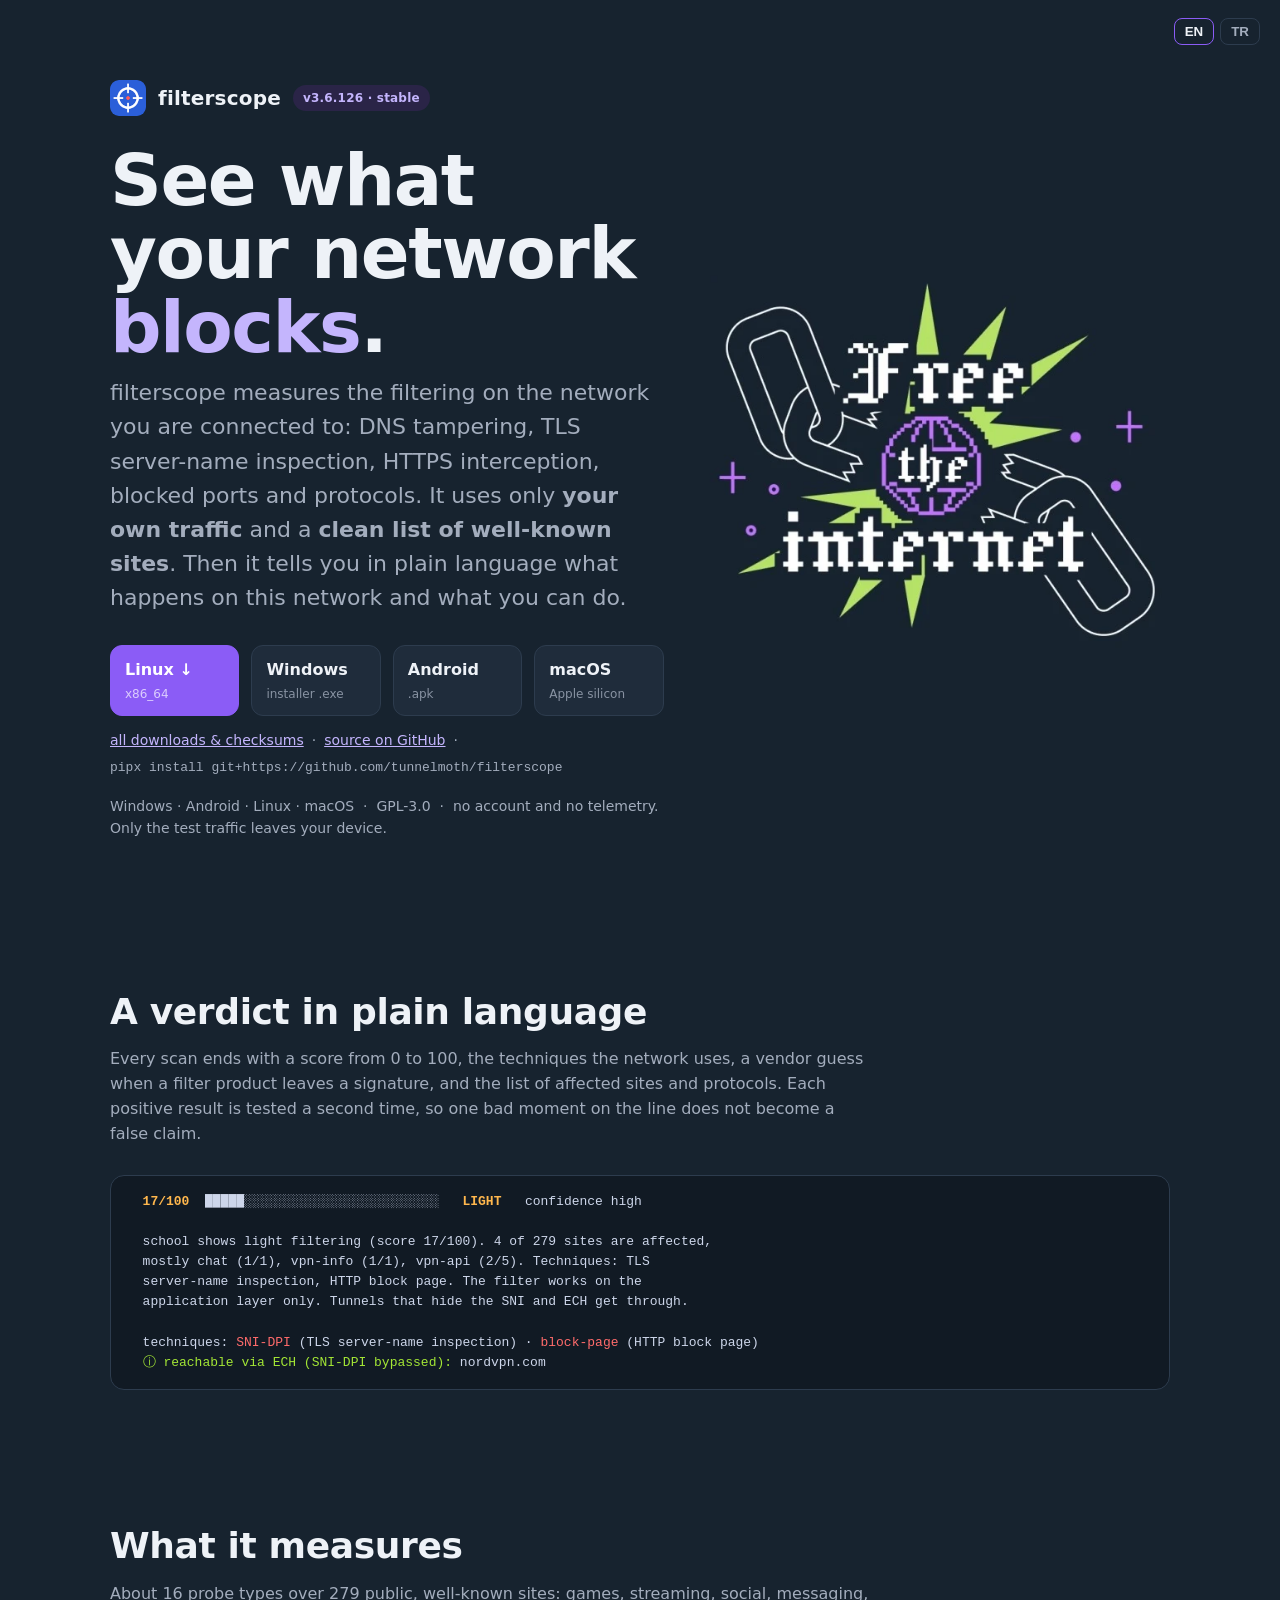
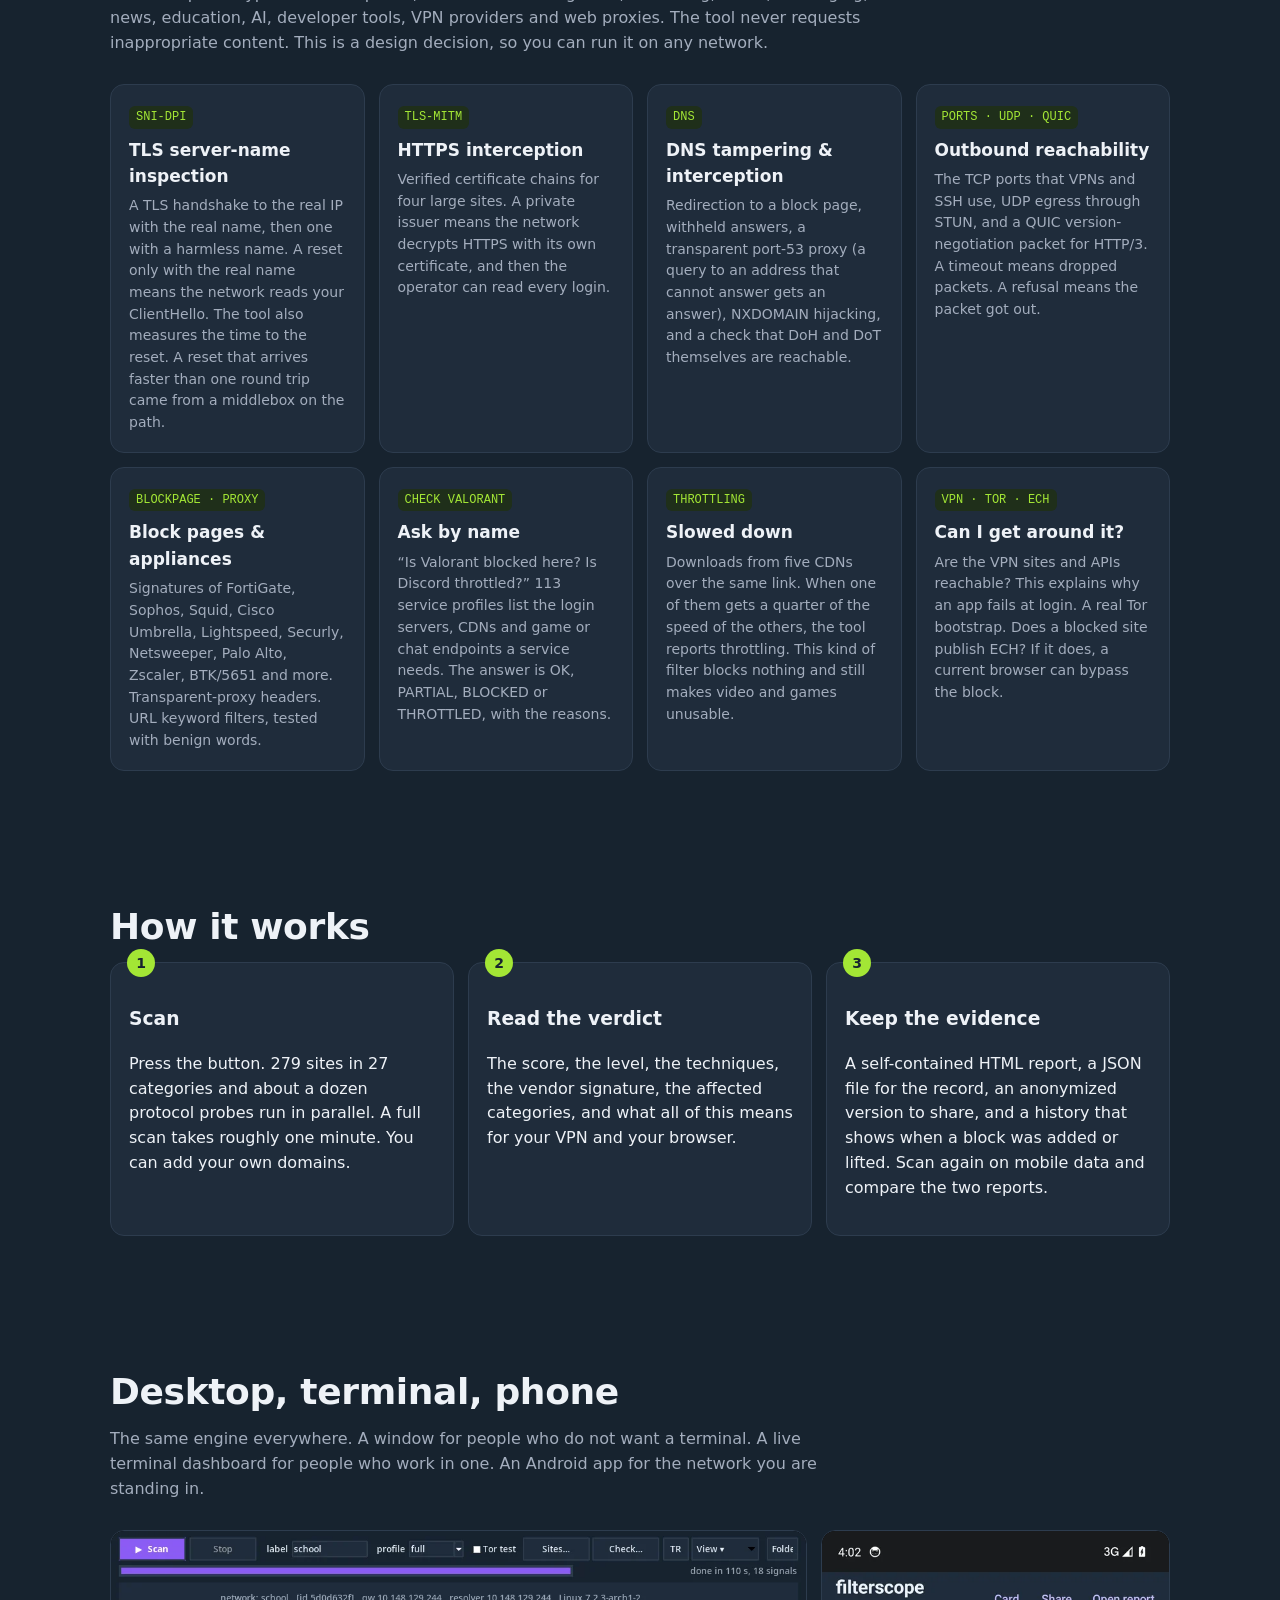
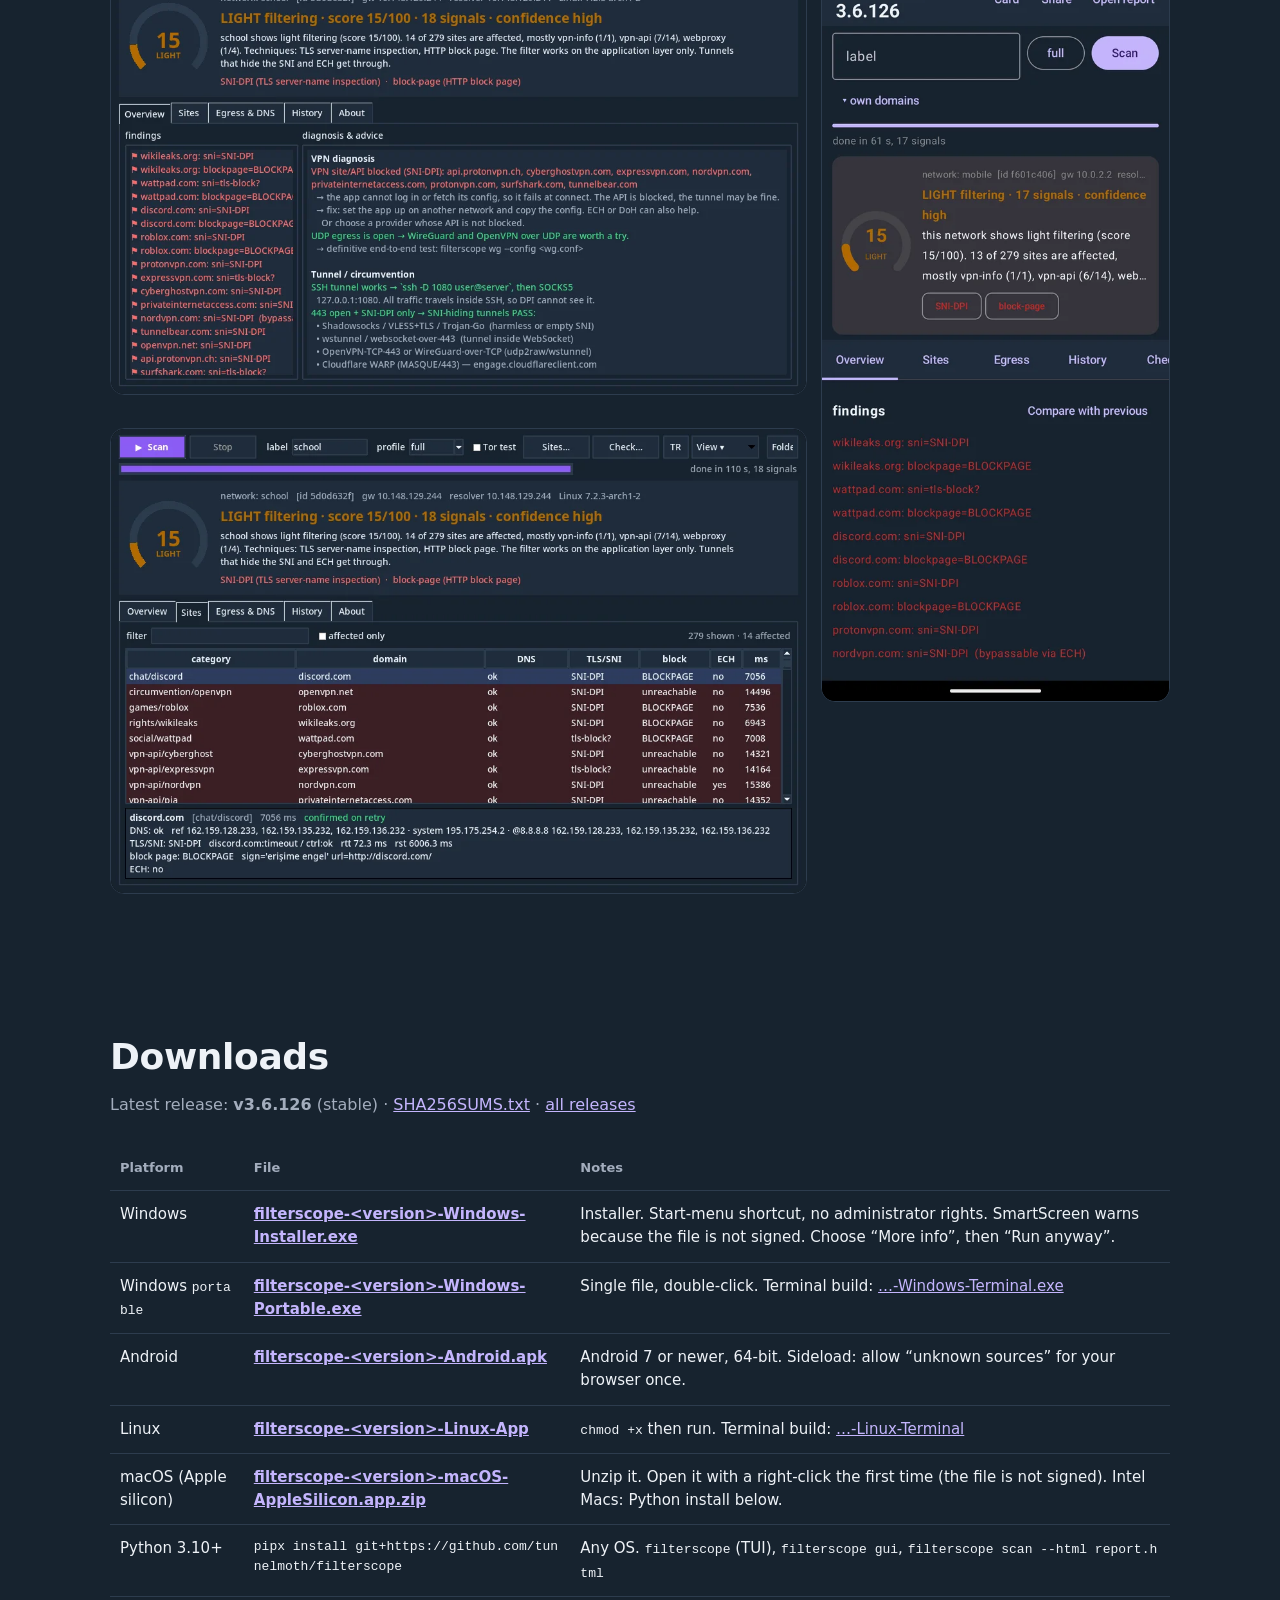
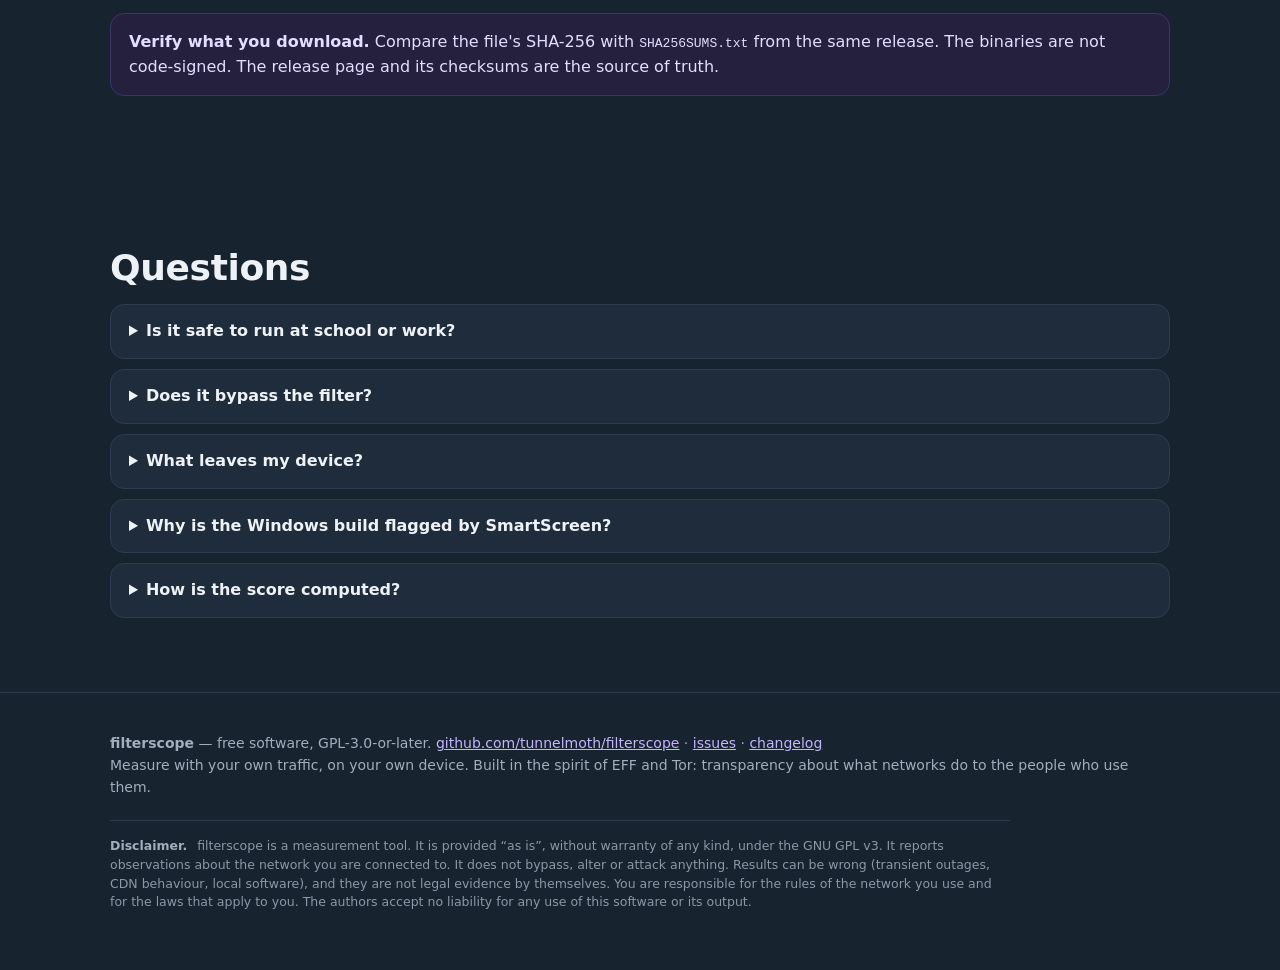
<file: docs/index.html>
<!doctype html>
<html lang="en">
<head>
<meta charset="utf-8">
<meta name="viewport" content="width=device-width,initial-scale=1">
<title>filterscope — see what your network blocks</title>
<meta name="description" content="filterscope measures the filtering and censorship on the network you are connected to, using only your own traffic and a clean list of well-known sites. Windows, Android, Linux, macOS. Free software.">
<meta property="og:title" content="filterscope — see what your network blocks">
<meta property="og:description" content="Measure DNS tampering, SNI-DPI, TLS interception, blocked ports and more. One click, evidence you can share.">
<meta property="og:image" content="assets/gui-overview.webp?v=3.6.130">
<meta http-equiv="Content-Security-Policy" content="default-src 'self'; connect-src https://api.github.com; img-src 'self' data:; style-src 'self'; script-src 'self'; base-uri 'none'; form-action 'none'; frame-ancestors 'none'">
<meta name="referrer" content="strict-origin-when-cross-origin">
<meta name="theme-color" content="#17232f">
<link rel="icon" href="assets/icon.png">
<link rel="stylesheet" href="assets/site.css?v=3.6.130">
</head>
<body>

<header class="hero">
  <div class="lang"><button id="lang-en" class="on" type="button">EN</button><button id="lang-tr" type="button">TR</button></div>
  <div class="wrap"><div class="txt">
    <div class="brand"><img src="assets/icon.png" alt=""> filterscope <span class="pill" id="ver">v3.6.126 · stable</span></div>
    <h1 data-en>See what your network <span>blocks</span>.</h1>
    <h1 data-tr>Ağının neyi <span>engellediğini</span> gör.</h1>
    <p class="lead" data-en>filterscope measures the filtering on the network you are connected to: DNS tampering, TLS server-name inspection, HTTPS interception, blocked ports and protocols. It uses only <b>your own traffic</b> and a <b>clean list of well-known sites</b>. Then it tells you in plain language what happens on this network and what you can do.</p>
    <p class="lead" data-tr>filterscope, bağlı olduğun ağdaki filtrelemeyi ölçer: DNS kurcalama, TLS sunucu-adı denetimi, HTTPS'in kırılması, kapalı port ve protokoller. Yalnızca <b>kendi trafiğini</b> ve <b>temiz, tanınmış bir site listesini</b> kullanır. Sonra bu ağda ne olduğunu ve ne yapabileceğini düz cümlelerle söyler.</p>
    <div class="cta" id="cta-row">
      <a class="btn plat" data-os="windows" data-asset="-Windows-Installer.exe" href="https://github.com/tunnelmoth/filterscope/releases/latest"><b>Windows</b><small>installer .exe</small></a>
      <a class="btn plat" data-os="android" data-asset="-Android.apk" href="https://github.com/tunnelmoth/filterscope/releases/latest"><b>Android</b><small>.apk</small></a>
      <a class="btn plat" data-os="linux" data-asset="-Linux-App" href="https://github.com/tunnelmoth/filterscope/releases/latest"><b>Linux</b><small>x86_64</small></a>
      <a class="btn plat" data-os="mac" data-asset="-macOS-AppleSilicon.app.zip" href="https://github.com/tunnelmoth/filterscope/releases/latest"><b>macOS</b><small>Apple silicon</small></a>
    </div>
    <div class="cta2">
      <a href="#downloads"><span data-en>all downloads &amp; checksums</span><span data-tr>tüm indirmeler ve sağlama toplamları</span></a> ·
      <a href="https://github.com/tunnelmoth/filterscope"><span data-en>source on GitHub</span><span data-tr>kaynak kod (GitHub)</span></a> ·
      <span class="mono">pipx install git+https://github.com/tunnelmoth/filterscope</span>
    </div>
    <div class="badges">Windows · Android · Linux · macOS &nbsp;·&nbsp; GPL-3.0 &nbsp;·&nbsp; <span data-en>no account and no telemetry. Only the test traffic leaves your device.</span><span data-tr>hesap yok, telemetri yok. Cihazından yalnızca test trafiği çıkar.</span></div>
  </div>
  <img class="art" src="assets/bg.webp?v=3.6.117b" alt="" aria-hidden="true" width="562" height="460">
  </div>
</header>

<main class="wrap">

<section id="verdict">
  <h2 data-en>A verdict in plain language</h2><h2 data-tr>Açık bir sonuç</h2>
  <p class="sub" data-en>Every scan ends with a score from 0 to 100, the techniques the network uses, a vendor guess when a filter product leaves a signature, and the list of affected sites and protocols. Each positive result is tested a second time, so one bad moment on the line does not become a false claim.</p>
  <p class="sub" data-tr>Her tarama 0 ile 100 arasında bir skor, ağın kullandığı teknikler, filtre ürünü imza bırakıyorsa ürün tahmini ve etkilenen site ve protokol listesiyle biter. Her pozitif sonuç ikinci kez test edilir. Böylece hattaki tek bir kötü an yanlış bir iddiaya dönüşmez.</p>
  <div class="verdict">  <b>17/100</b>  █████░░░░░░░░░░░░░░░░░░░░░░░░░   <b>LIGHT</b>   confidence high

  school shows light filtering (score 17/100). 4 of 279 sites are affected,
  mostly chat (1/1), vpn-info (1/1), vpn-api (2/5). Techniques: TLS
  server-name inspection, HTTP block page. The filter works on the
  application layer only. Tunnels that hide the SNI and ECH get through.

  techniques: <i>SNI-DPI</i> (TLS server-name inspection) · <i>block-page</i> (HTTP block page)
  <u>ⓘ reachable via ECH (SNI-DPI bypassed):</u> nordvpn.com</div>
</section>

<section id="what">
  <h2 data-en>What it measures</h2><h2 data-tr>Ne ölçer</h2>
  <p class="sub" data-en>About 16 probe types over 279 public, well-known sites: games, streaming, social, messaging, news, education, AI, developer tools, VPN providers and web proxies. The tool never requests inappropriate content. This is a design decision, so you can run it on any network.</p>
  <p class="sub" data-tr>279 herkese açık, tanınmış site üzerinde yaklaşık 16 ölçüm türü: oyun, yayın, sosyal, mesajlaşma, haber, eğitim, yapay zekâ, geliştirici araçları, VPN sağlayıcıları ve web proxy'ler. Araç hiçbir zaman uygunsuz içerik istemez. Bu bir tasarım kararıdır, bu yüzden her ağda çalıştırabilirsin.</p>
  <div class="grid">
    <div class="card"><span class="k">SNI-DPI</span><h3 data-en>TLS server-name inspection</h3><h3 data-tr>TLS sunucu-adı denetimi</h3><p data-en>A TLS handshake to the real IP with the real name, then one with a harmless name. A reset only with the real name means the network reads your ClientHello. The tool also measures the time to the reset. A reset that arrives faster than one round trip came from a middlebox on the path.</p><p data-tr>Gerçek IP'ye gerçek adla bir TLS el sıkışması, sonra zararsız bir adla bir tane daha. Yalnızca gerçek adda kopuyorsa ağ ClientHello'nu okuyor demektir. Araç kopuşa kadar geçen süreyi de ölçer. Bir gidiş-dönüşten hızlı gelen kopuş, yol üstündeki bir ara cihazdan gelmiştir.</p></div>
    <div class="card"><span class="k">TLS-MITM</span><h3 data-en>HTTPS interception</h3><h3 data-tr>HTTPS'in kırılması</h3><p data-en>Verified certificate chains for four large sites. A private issuer means the network decrypts HTTPS with its own certificate, and then the operator can read every login.</p><p data-tr>Dört büyük site için doğrulanmış sertifika zincirleri. Özel bir imzalayıcı çıkarsa ağ HTTPS'i kendi sertifikasıyla çözüyor demektir ve işletmeci her girişi okuyabilir.</p></div>
    <div class="card"><span class="k">DNS</span><h3 data-en>DNS tampering &amp; interception</h3><h3 data-tr>DNS kurcalama ve müdahale</h3><p data-en>Redirection to a block page, withheld answers, a transparent port-53 proxy (a query to an address that cannot answer gets an answer), NXDOMAIN hijacking, and a check that DoH and DoT themselves are reachable.</p><p data-tr>Engel sayfasına yönlendirme, yutulan cevaplar, port-53'e transparan müdahale (cevap veremeyecek bir adrese giden sorgu cevap alıyor), NXDOMAIN kaçırma ve DoH ile DoT'un kendisinin erişilebilir olup olmadığı.</p></div>
    <div class="card"><span class="k">PORTS · UDP · QUIC</span><h3 data-en>Outbound reachability</h3><h3 data-tr>Dışa erişim</h3><p data-en>The TCP ports that VPNs and SSH use, UDP egress through STUN, and a QUIC version-negotiation packet for HTTP/3. A timeout means dropped packets. A refusal means the packet got out.</p><p data-tr>VPN ve SSH'nin kullandığı TCP portları, STUN üzerinden UDP dışa erişimi ve HTTP/3 için bir QUIC sürüm-pazarlığı paketi. Zaman aşımı, paketlerin düşürüldüğü anlamına gelir. Reddedilme, paketin çıkabildiği anlamına gelir.</p></div>
    <div class="card"><span class="k">BLOCKPAGE · PROXY</span><h3 data-en>Block pages &amp; appliances</h3><h3 data-tr>Engel sayfaları ve cihazlar</h3><p data-en>Signatures of FortiGate, Sophos, Squid, Cisco Umbrella, Lightspeed, Securly, Netsweeper, Palo Alto, Zscaler, BTK/5651 and more. Transparent-proxy headers. URL keyword filters, tested with benign words.</p><p data-tr>FortiGate, Sophos, Squid, Cisco Umbrella, Lightspeed, Securly, Netsweeper, Palo Alto, Zscaler, BTK/5651 ve daha fazlasının imzaları. Transparan proxy başlıkları. Zararsız kelimelerle test edilen URL anahtar-kelime filtreleri.</p></div>
    <div class="card"><span class="k">CHECK VALORANT</span><h3 data-en>Ask by name</h3><h3 data-tr>İsimle sor</h3><p data-en>“Is Valorant blocked here? Is Discord throttled?” 113 service profiles list the login servers, CDNs and game or chat endpoints a service needs. The answer is OK, PARTIAL, BLOCKED or THROTTLED, with the reasons.</p><p data-tr>“Valorant burada engelli mi? Discord kısılıyor mu?” 113 servis profili, bir servisin ihtiyaç duyduğu giriş sunucularını, CDN'leri ve oyun veya sohbet uç noktalarını listeler. Cevap OK, KISMEN, ENGELLİ veya KISITLI olarak, nedenleriyle gelir.</p></div>
    <div class="card"><span class="k">THROTTLING</span><h3 data-en>Slowed down</h3><h3 data-tr>Yavaşlatma</h3><p data-en>Downloads from five CDNs over the same link. When one of them gets a quarter of the speed of the others, the tool reports throttling. This kind of filter blocks nothing and still makes video and games unusable.</p><p data-tr>Aynı hat üzerinden beş CDN'den indirme. Biri diğerlerinin hızının çeyreğini alıyorsa araç kısıtlama bildirir. Bu tür filtre hiçbir şeyi engellemez ama videoyu ve oyunu kullanılmaz hâle getirir.</p></div>
    <div class="card"><span class="k">VPN · TOR · ECH</span><h3 data-en>Can I get around it?</h3><h3 data-tr>Aşılabilir mi?</h3><p data-en>Are the VPN sites and APIs reachable? This explains why an app fails at login. A real Tor bootstrap. Does a blocked site publish ECH? If it does, a current browser can bypass the block.</p><p data-tr>VPN siteleri ve API'leri erişilebilir mi? Bu, bir uygulamanın girişte neden takıldığını açıklar. Gerçek bir Tor bootstrap'i. Engelli site ECH yayınlıyor mu? Yayınlıyorsa güncel bir tarayıcı engeli aşabilir.</p></div>
  </div>
</section>

<section id="how">
  <h2 data-en>How it works</h2><h2 data-tr>Nasıl çalışır</h2>
  <div class="steps">
    <div class="step"><h3 data-en>Scan</h3><h3 data-tr>Tara</h3><p data-en>Press the button. 279 sites in 27 categories and about a dozen protocol probes run in parallel. A full scan takes roughly one minute. You can add your own domains.</p><p data-tr>Düğmeye bas. 27 kategoride 279 site ve yaklaşık bir düzine protokol testi paralel koşar. Tam tarama kabaca bir dakika sürer. Kendi domainlerini ekleyebilirsin.</p></div>
    <div class="step"><h3 data-en>Read the verdict</h3><h3 data-tr>Sonucu oku</h3><p data-en>The score, the level, the techniques, the vendor signature, the affected categories, and what all of this means for your VPN and your browser.</p><p data-tr>Skor, seviye, teknikler, filtre ürünü imzası, etkilenen kategoriler ve bütün bunların VPN'in ile tarayıcın için ne anlama geldiği.</p></div>
    <div class="step"><h3 data-en>Keep the evidence</h3><h3 data-tr>Kanıtı sakla</h3><p data-en>A self-contained HTML report, a JSON file for the record, an anonymized version to share, and a history that shows when a block was added or lifted. Scan again on mobile data and compare the two reports.</p><p data-tr>Tek başına açılan bir HTML rapor, kayıt için bir JSON dosyası, paylaşmak için anonim bir sürüm ve engelin ne zaman eklenip kaldırıldığını gösteren bir geçmiş. Mobil veride tekrar tara ve iki raporu karşılaştır.</p></div>
  </div>
</section>

<section id="shots">
  <h2 data-en>Desktop, terminal, phone</h2><h2 data-tr>Masaüstü, terminal, telefon</h2>
  <p class="sub" data-en>The same engine everywhere. A window for people who do not want a terminal. A live terminal dashboard for people who work in one. An Android app for the network you are standing in.</p>
  <p class="sub" data-tr>Her yerde aynı motor. Terminal görmek istemeyenler için bir pencere. Terminalde çalışanlar için canlı bir pano. İçinde durduğun ağ için bir Android uygulaması.</p>
  <div class="shots">
    <div><img src="assets/gui-overview.webp?v=3.6.130" alt="filterscope desktop window: score gauge, verdict, findings and advice" loading="lazy"><br><br><img src="assets/gui-sites.webp?v=3.6.130" alt="filterscope desktop window: sites tab with per-site DNS / TLS-SNI / block page verdicts" loading="lazy"></div>
    <div><img src="assets/android.webp?v=3.6.130" alt="filterscope Android app showing a scan result" loading="lazy"></div>
  </div>
</section>

<section id="downloads">
  <h2 data-en>Downloads</h2><h2 data-tr>İndir</h2>
  <p class="sub"><span data-en>Latest release:</span><span data-tr>Son sürüm:</span> <b id="ver2">v3.6.126</b> (stable) · <a id="sums" data-asset="SHA256SUMS.txt" href="https://github.com/tunnelmoth/filterscope/releases/latest">SHA256SUMS.txt</a> · <a href="https://github.com/tunnelmoth/filterscope/releases">all releases</a></p>
  <div class="tablewrap"><table id="dl">
    <thead><tr><th data-en>Platform</th><th data-tr>Platform</th><th data-en>File</th><th data-tr>Dosya</th><th data-en>Notes</th><th data-tr>Not</th></tr></thead>
    <tbody>
      <tr><td>Windows</td><td><a class="dl" data-asset="-Windows-Installer.exe" href="https://github.com/tunnelmoth/filterscope/releases/latest">filterscope-&lt;version&gt;-Windows-Installer.exe</a></td><td data-en>Installer. Start-menu shortcut, no administrator rights. SmartScreen warns because the file is not signed. Choose “More info”, then “Run anyway”.</td><td data-tr>Kurulum. Başlat menüsü kısayolu, yönetici hakkı gerekmez. SmartScreen uyarır, çünkü dosya imzalı değil. “Daha fazla bilgi”, sonra “Yine de çalıştır” seç.</td></tr>
      <tr><td>Windows <span class="mono">portable</span></td><td><a class="dl" data-asset="-Windows-Portable.exe" href="https://github.com/tunnelmoth/filterscope/releases/latest">filterscope-&lt;version&gt;-Windows-Portable.exe</a></td><td data-en>Single file, double-click. Terminal build: <a data-asset="-Windows-Terminal.exe" href="https://github.com/tunnelmoth/filterscope/releases/latest">…-Windows-Terminal.exe</a></td><td data-tr>Tek dosya, çift tık. Terminal sürümü: <a data-asset="-Windows-Terminal.exe" href="https://github.com/tunnelmoth/filterscope/releases/latest">…-Windows-Terminal.exe</a></td></tr>
      <tr><td>Android</td><td><a class="dl" data-asset="-Android.apk" href="https://github.com/tunnelmoth/filterscope/releases/latest">filterscope-&lt;version&gt;-Android.apk</a></td><td data-en>Android 7 or newer, 64-bit. Sideload: allow “unknown sources” for your browser once.</td><td data-tr>Android 7 veya üstü, 64-bit. Elle kurulum: tarayıcın için “bilinmeyen kaynaklar”a bir kez izin ver.</td></tr>
      <tr><td>Linux</td><td><a class="dl" data-asset="-Linux-App" href="https://github.com/tunnelmoth/filterscope/releases/latest">filterscope-&lt;version&gt;-Linux-App</a></td><td data-en><span class="mono">chmod +x</span> then run. Terminal build: <a data-asset="-Linux-Terminal" href="https://github.com/tunnelmoth/filterscope/releases/latest">…-Linux-Terminal</a></td><td data-tr><span class="mono">chmod +x</span> ver, sonra çalıştır. Terminal sürümü: <a data-asset="-Linux-Terminal" href="https://github.com/tunnelmoth/filterscope/releases/latest">…-Linux-Terminal</a></td></tr>
      <tr><td>macOS (Apple silicon)</td><td><a class="dl" data-asset="-macOS-AppleSilicon.app.zip" href="https://github.com/tunnelmoth/filterscope/releases/latest">filterscope-&lt;version&gt;-macOS-AppleSilicon.app.zip</a></td><td data-en>Unzip it. Open it with a right-click the first time (the file is not signed). Intel Macs: Python install below.</td><td data-tr>Zip'i aç. İlk seferde sağ tık ile aç (dosya imzasız). Intel Mac: aşağıdaki Python kurulumu.</td></tr>
      <tr><td>Python 3.10+</td><td class="mono">pipx install git+https://github.com/tunnelmoth/filterscope</td><td data-en>Any OS. <span class="mono">filterscope</span> (TUI), <span class="mono">filterscope gui</span>, <span class="mono">filterscope scan --html report.html</span></td><td data-tr>Her işletim sistemi. <span class="mono">filterscope</span> (TUI), <span class="mono">filterscope gui</span>, <span class="mono">filterscope scan --html rapor.html</span></td></tr>
    </tbody>
  </table></div>
  <p class="note" style="margin-top:16px" data-en><b>Verify what you download.</b> Compare the file's SHA-256 with <span class="mono">SHA256SUMS.txt</span> from the same release. The binaries are not code-signed. The release page and its checksums are the source of truth.</p>
  <p class="note" style="margin-top:16px" data-tr><b>İndirdiğini doğrula.</b> Dosyanın SHA-256'sını aynı sürümdeki <span class="mono">SHA256SUMS.txt</span> ile karşılaştır. İkili dosyalar kod-imzalı değildir. Gerçek kaynak sürüm sayfası ve sağlama toplamlarıdır.</p>
</section>

<section id="faq" class="faq">
  <h2 data-en>Questions</h2><h2 data-tr>Sorular</h2>
  <details><summary><span data-en>Is it safe to run at school or work?</span><span data-tr>Okulda / işte çalıştırmak güvenli mi?</span></summary><p data-en>It connects only to well-known public sites (Wikipedia, BBC, GitHub, Signal, Khan Academy, WHO and similar) and to public test endpoints, in the same way a browser does. It never requests inappropriate content and it never attacks anything. It observes. Whether you may run software on a given network depends on the rules of that network.</p><p data-tr>Yalnızca tanınmış herkese açık sitelere (Wikipedia, BBC, GitHub, Signal, Khan Academy, WHO ve benzerleri) ve herkese açık test uç noktalarına, bir tarayıcı gibi bağlanır. Asla uygunsuz içerik istemez ve hiçbir şeye saldırmaz. Gözlemler. Bir ağda yazılım çalıştırıp çalıştıramayacağın o ağın kurallarına bağlıdır.</p></details>
  <details><summary><span data-en>Does it bypass the filter?</span><span data-tr>Filtreyi aşıyor mu?</span></summary><p data-en>No. It measures and explains. The advice section says which kinds of tunnel would work on this network. filterscope changes nothing on your device or on the network.</p><p data-tr>Hayır. Ölçer ve açıklar. Tavsiye bölümü bu ağda hangi tür tünelin çalışacağını söyler. filterscope cihazında veya ağda hiçbir şeyi değiştirmez.</p></details>
  <details><summary><span data-en>What leaves my device?</span><span data-tr>Cihazımdan ne çıkıyor?</span></summary><p data-en>Only the test traffic: DNS queries, TLS handshakes and small HTTP requests to the sites in the list, plus one request to 1.1.1.1 that returns your country and Cloudflare location. There is no account, no telemetry and no reporting server. Reports stay in a folder on your device until you share them.</p><p data-tr>Yalnızca test trafiği: listedeki sitelere DNS sorguları, TLS el sıkışmaları ve küçük HTTP istekleri, artı ülkeni ve Cloudflare konumunu döndüren 1.1.1.1'e tek bir istek. Hesap, telemetri ve rapor sunucusu yoktur. Raporlar sen paylaşana kadar cihazındaki bir klasörde durur.</p></details>
  <details><summary><span data-en>Why is the Windows build flagged by SmartScreen?</span><span data-tr>Windows sürümünü SmartScreen neden işaretliyor?</span></summary><p data-en>The file is not code-signed with a paid certificate. Verify the SHA-256 against the release's checksum file, then choose “More info” and “Run anyway”. The full source is on GitHub, and GitHub's own CI builds the binaries from that source.</p><p data-tr>Dosya ücretli bir sertifikayla kod-imzalı değildir. SHA-256'yı sürümün sağlama dosyasıyla doğrula, sonra “Daha fazla bilgi” ve “Yine de çalıştır” seç. Kaynağın tamamı GitHub'dadır ve ikili dosyaları GitHub'ın kendi CI'ı o kaynaktan derler.</p></details>
  <details><summary><span data-en>How is the score computed?</span><span data-tr>Skor nasıl hesaplanıyor?</span></summary><p data-en>The share of affected sites gives up to 50 points (damped for small scans). Each technique adds a weight, and TLS interception adds the most. Each blocked port adds 2 points. The total is capped at 100. Levels: 0 clean, 1 to 19 light, 20 to 44 moderate, 45 to 69 heavy, 70 and above severe. Every positive site result is tested a second time, and results that do not repeat are dropped.</p><p data-tr>Etkilenen site oranı en fazla 50 puan verir (küçük taramalarda sönümlü). Her teknik bir ağırlık ekler ve en çok HTTPS'in kırılması ekler. Engelli her port 2 puan ekler. Toplam 100 ile sınırlıdır. Seviyeler: 0 temiz, 1-19 hafif, 20-44 orta, 45-69 ağır, 70 ve üstü şiddetli. Pozitif her site sonucu ikinci kez test edilir ve tekrar etmeyen sonuçlar düşer.</p></details>
</section>

</main>

<footer><div class="wrap">
  <div><b>filterscope</b> — <span data-en>free software, GPL-3.0-or-later.</span><span data-tr>özgür yazılım, GPL-3.0-or-later.</span> <a href="https://github.com/tunnelmoth/filterscope">github.com/tunnelmoth/filterscope</a> · <a href="https://github.com/tunnelmoth/filterscope/issues">issues</a> · <a href="https://github.com/tunnelmoth/filterscope/blob/main/CHANGELOG.md">changelog</a></div>
  <div style="margin-top:8px" data-en>Measure with your own traffic, on your own device. Built in the spirit of EFF and Tor: transparency about what networks do to the people who use them.</div>
  <div style="margin-top:8px" data-tr>Kendi trafiğinle, kendi cihazında ölç. EFF ve Tor ruhuyla: ağların, kullananlarına ne yaptığı konusunda şeffaflık.</div>
  <div class="disclaimer">
    <b data-en>Disclaimer.</b><b data-tr>Sorumluluk reddi.</b>
    <span data-en>filterscope is a measurement tool. It is provided “as is”, without warranty of any kind, under the GNU GPL v3. It reports observations about the network you are connected to. It does not bypass, alter or attack anything. Results can be wrong (transient outages, CDN behaviour, local software), and they are not legal evidence by themselves. You are responsible for the rules of the network you use and for the laws that apply to you. The authors accept no liability for any use of this software or its output.</span>
    <span data-tr>filterscope bir ölçüm aracıdır. GNU GPL v3 altında, hiçbir garanti olmaksızın “olduğu gibi” sunulur. Bağlı olduğun ağa ilişkin gözlemleri raporlar. Hiçbir şeyi aşmaz, değiştirmez veya saldırmaz. Sonuçlar hatalı olabilir (geçici kesintiler, CDN davranışı, yerel yazılımlar) ve tek başına hukuki delil değildir. Kullandığın ağın kuralları ve tabi olduğun yasalar senin sorumluluğundadır. Yazarlar bu yazılımın veya çıktısının herhangi bir kullanımından sorumluluk kabul etmez.</span>
  </div>
</div></footer>

<script src="assets/site.js?v=3.6.130"></script>
</body>
</html>
</file>
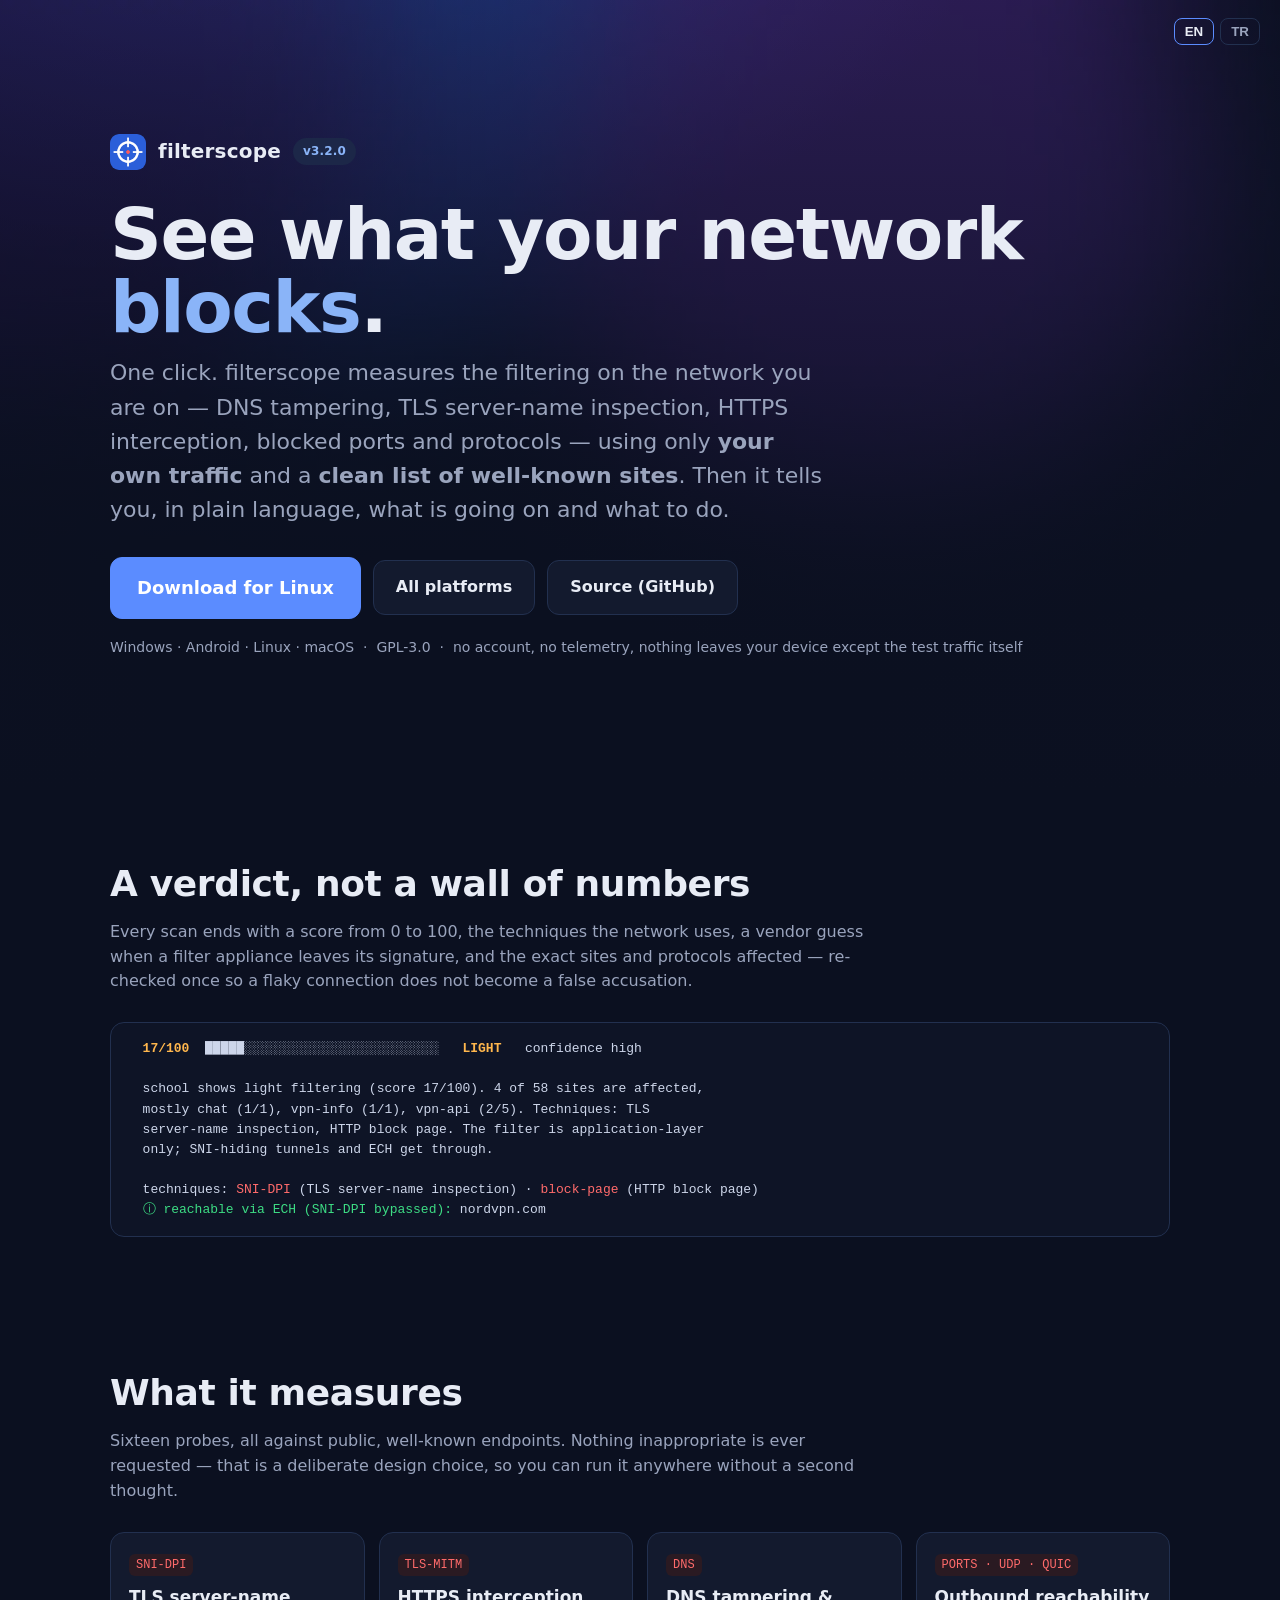
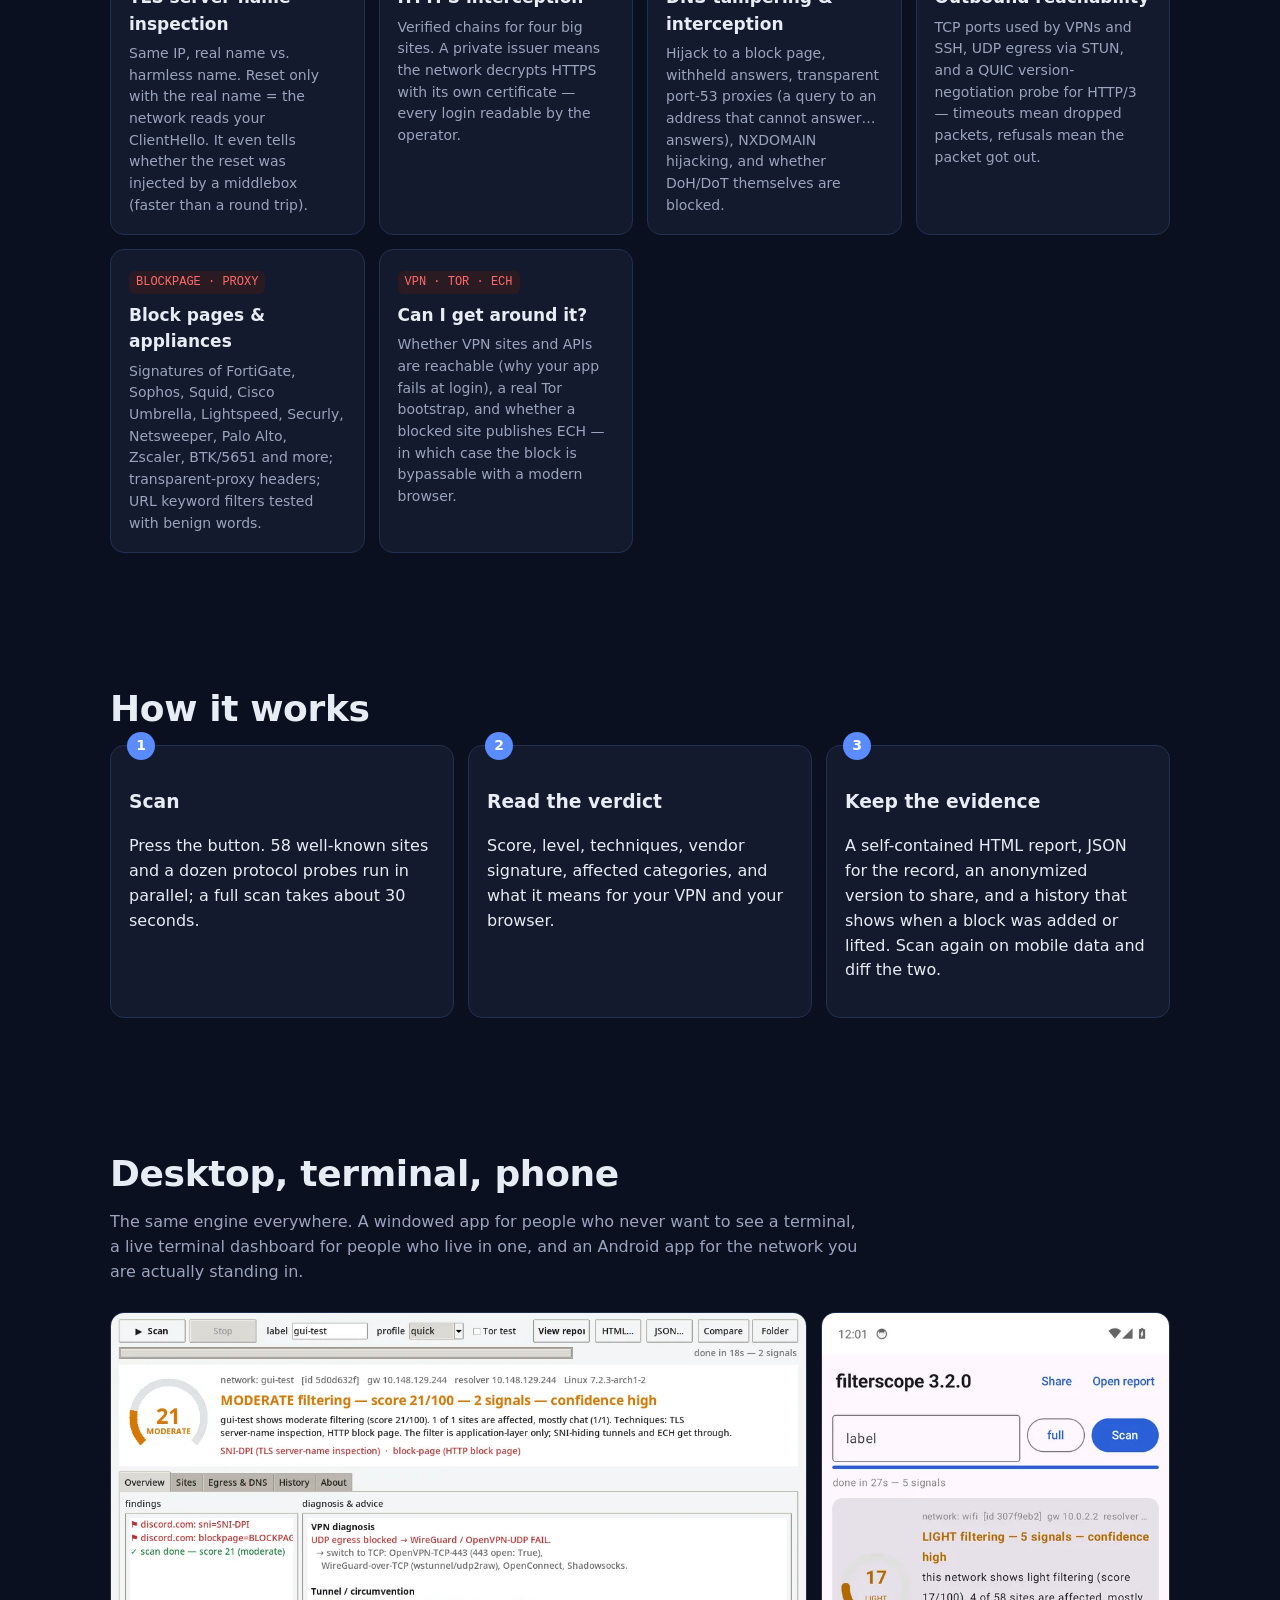
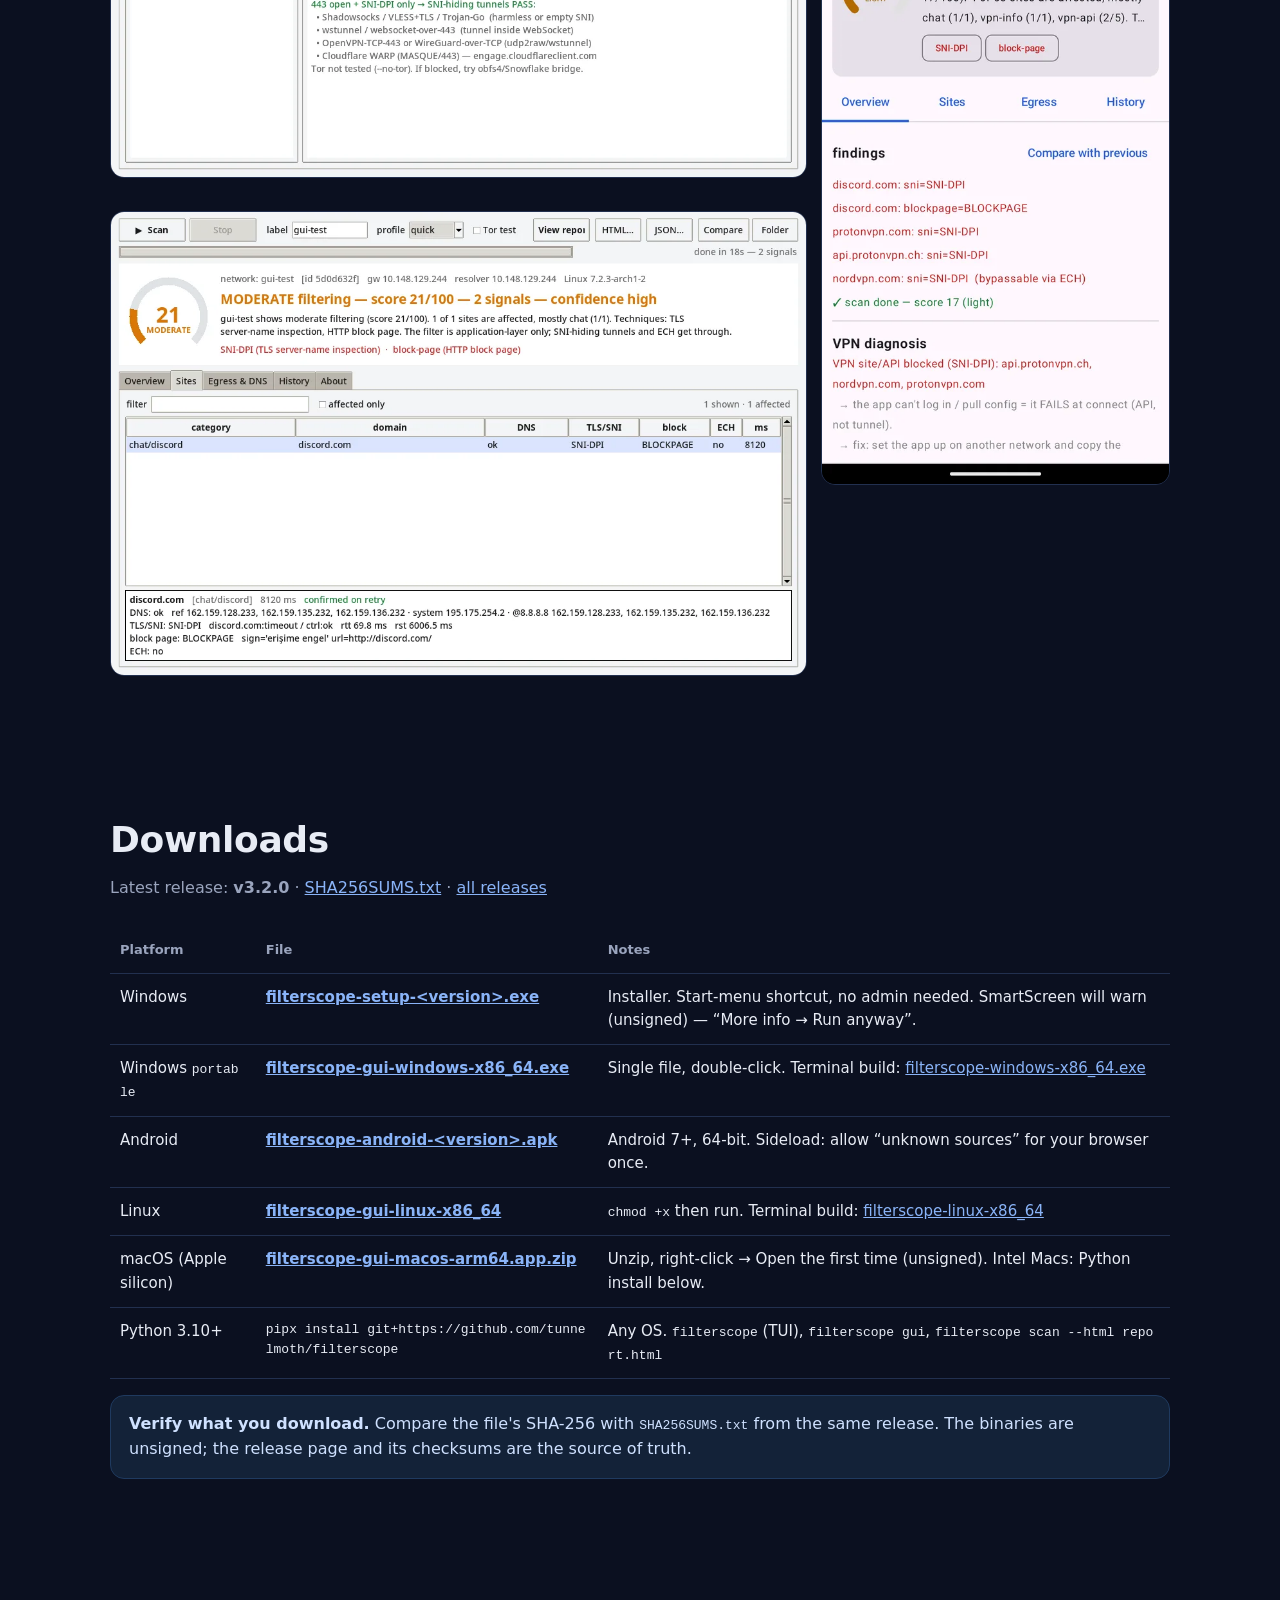
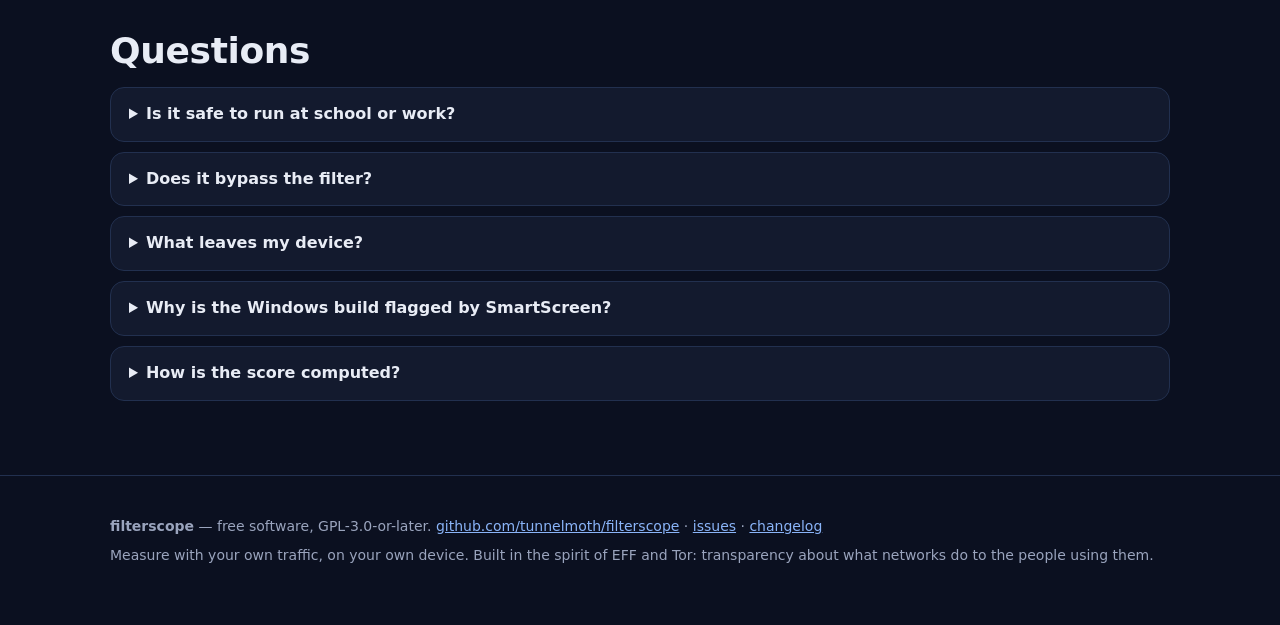
<file: site/index.html>
<!doctype html>
<html lang="en">
<head>
<meta charset="utf-8">
<meta name="viewport" content="width=device-width,initial-scale=1">
<title>filterscope — see what your network blocks</title>
<meta name="description" content="filterscope measures the filtering and censorship on the network you are connected to, using only your own traffic and a clean list of well-known sites. Windows, Android, Linux, macOS. Free software.">
<meta property="og:title" content="filterscope — see what your network blocks">
<meta property="og:description" content="Measure DNS tampering, SNI-DPI, TLS interception, blocked ports and more. One click, evidence you can share.">
<meta property="og:image" content="assets/gui-overview.webp">
<link rel="icon" href="assets/icon.png">
<style>
:root{--bg:#0b1020;--fg:#e8ecf5;--mut:#9aa4bd;--acc:#5b8cff;--acc2:#8ab4f8;--ok:#3ddc84;--bad:#ff6b6b;--warn:#ffb74d;--card:#131a2e;--line:#22304f;--r:14px}
*{box-sizing:border-box}html{scroll-behavior:smooth}
html,body{overflow-x:hidden;max-width:100%}
body{margin:0;font:16px/1.55 system-ui,-apple-system,"Segoe UI",Roboto,sans-serif;background:var(--bg);color:var(--fg)}
a{color:var(--acc2)}
.wrap{max-width:1100px;margin:0 auto;padding:0 20px}
header.hero{position:relative;min-height:88vh;display:flex;align-items:center;overflow:hidden;
  background:radial-gradient(1200px 600px at 20% -10%,#1d2b5a 0%,transparent 60%),radial-gradient(900px 500px at 100% 110%,#2a1a4f 0%,transparent 55%),var(--bg)}
header.hero .bg{position:absolute;inset:0;background:url(assets/bg.webp) center/cover no-repeat;opacity:.35;filter:saturate(1.1)}
header.hero .fade{position:absolute;inset:0;background:linear-gradient(180deg,rgba(11,16,32,.2) 0%,rgba(11,16,32,.85) 70%,var(--bg) 100%)}
header.hero .wrap{position:relative;padding:80px 20px}
.brand{display:flex;align-items:center;gap:12px;font-weight:700;font-size:20px;letter-spacing:.2px}
.brand img{width:36px;height:36px;border-radius:9px}
h1{font-size:clamp(38px,7vw,72px);line-height:1.02;margin:28px 0 12px;letter-spacing:-.02em}
h1 span{color:var(--acc2)}
.lead{font-size:clamp(17px,2.2vw,22px);color:var(--mut);max-width:720px;margin:0 0 30px}
.cta{display:flex;flex-wrap:wrap;gap:12px;align-items:center}
.btn{display:inline-flex;align-items:center;gap:10px;padding:14px 22px;border-radius:12px;font-weight:700;text-decoration:none;border:1px solid var(--line);color:var(--fg);background:var(--card);transition:.15s}
.btn:hover{transform:translateY(-1px);border-color:var(--acc)}
.btn.primary{background:var(--acc);border-color:var(--acc);color:#fff;font-size:18px;padding:16px 26px}
.btn.primary:hover{background:#4a7bf0}
.btn small{display:block;font-weight:400;font-size:12px;opacity:.8}
.pill{display:inline-block;padding:4px 10px;border-radius:999px;background:#1c2748;color:var(--acc2);font-size:12px;font-weight:600;margin-right:6px}
.badges{margin-top:18px;color:var(--mut);font-size:14px}
section{padding:64px 0}
h2{font-size:clamp(26px,3.5vw,36px);margin:0 0 8px;letter-spacing:-.01em}
.sub{color:var(--mut);margin:0 0 28px;max-width:760px}
.grid{display:grid;grid-template-columns:repeat(auto-fit,minmax(250px,1fr));gap:14px}
.card{background:var(--card);border:1px solid var(--line);border-radius:var(--r);padding:18px}
.card h3{margin:0 0 6px;font-size:17px}.card p{margin:0;color:var(--mut);font-size:14px}
.card .k{display:inline-block;font-family:ui-monospace,Menlo,Consolas,monospace;font-size:12px;color:var(--bad);background:#2a1a22;padding:2px 7px;border-radius:6px;margin-bottom:8px}
.steps{display:grid;grid-template-columns:repeat(auto-fit,minmax(240px,1fr));gap:14px;counter-reset:s}
.step{position:relative;padding:22px 18px 18px 18px;background:var(--card);border:1px solid var(--line);border-radius:var(--r)}
.step::before{counter-increment:s;content:counter(s);position:absolute;top:-14px;left:16px;width:28px;height:28px;border-radius:50%;background:var(--acc);color:#fff;font-weight:800;display:grid;place-items:center;font-size:14px}
.shots{display:grid;grid-template-columns:2fr 1fr;gap:14px;align-items:start}
.shots img{width:100%;border-radius:var(--r);border:1px solid var(--line);background:#000}
@media(max-width:800px){.shots{grid-template-columns:1fr}}
.verdict{font-family:ui-monospace,Menlo,Consolas,monospace;font-size:13px;background:#0e1426;border:1px solid var(--line);border-radius:var(--r);padding:16px;overflow:auto;white-space:pre;color:#cdd6ea}
.verdict b{color:var(--warn)}.verdict i{color:var(--bad);font-style:normal}.verdict u{color:var(--ok);text-decoration:none}
table{width:100%;border-collapse:collapse;font-size:15px}
td,th{padding:12px 10px;border-bottom:1px solid var(--line);text-align:left;vertical-align:top}th{color:var(--mut);font-weight:600;font-size:13px}
td a.dl{font-weight:700}
.note{background:#132238;border:1px solid #1f3a5f;border-radius:var(--r);padding:16px 18px;color:#cfe1ff}
.faq details{background:var(--card);border:1px solid var(--line);border-radius:var(--r);padding:14px 18px;margin-bottom:10px}
.faq summary{cursor:pointer;font-weight:700}.faq p{color:var(--mut);margin:10px 0 0}
footer{padding:40px 0 60px;color:var(--mut);font-size:14px;border-top:1px solid var(--line)}
.lang{position:absolute;top:18px;right:20px;display:flex;gap:6px}
.lang button{background:transparent;border:1px solid var(--line);color:var(--mut);border-radius:8px;padding:5px 10px;cursor:pointer;font-weight:600}
.lang button.on{color:var(--fg);border-color:var(--acc)}
[data-tr]{display:none}html[lang="tr"] [data-en]{display:none}html[lang="tr"] [data-tr]{display:revert}
html[lang="tr"] span[data-tr],html[lang="tr"] a[data-tr],html[lang="tr"] b[data-tr]{display:inline}
.mono{font-family:ui-monospace,Menlo,Consolas,monospace;font-size:13px;word-break:break-all}
.tablewrap{overflow-x:auto;-webkit-overflow-scrolling:touch}
.verdict{max-width:100%}
header.hero{min-height:min(88vh,900px)}
</style>
</head>
<body>

<header class="hero">
  <div class="bg" aria-hidden="true"></div><div class="fade" aria-hidden="true"></div>
  <div class="lang"><button id="lang-en" class="on" onclick="setLang('en')">EN</button><button id="lang-tr" onclick="setLang('tr')">TR</button></div>
  <div class="wrap">
    <div class="brand"><img src="assets/icon.png" alt=""> filterscope <span class="pill" id="ver">v3.2.0</span></div>
    <h1 data-en>See what your network <span>blocks</span>.</h1>
    <h1 data-tr>Ağının neyi <span>engellediğini</span> gör.</h1>
    <p class="lead" data-en>One click. filterscope measures the filtering on the network you are on — DNS tampering, TLS server-name inspection, HTTPS interception, blocked ports and protocols — using only <b>your own traffic</b> and a <b>clean list of well-known sites</b>. Then it tells you, in plain language, what is going on and what to do.</p>
    <p class="lead" data-tr>Tek tık. filterscope bağlı olduğun ağdaki filtrelemeyi ölçer — DNS kurcalama, TLS sunucu-adı denetimi (SNI-DPI), HTTPS'in kırılması, kapalı port ve protokoller — yalnızca <b>kendi trafiğinle</b> ve <b>temiz, tanınmış site listesiyle</b>. Sonra ne olduğunu ve ne yapabileceğini düz cümlelerle söyler.</p>
    <div class="cta">
      <a class="btn primary" id="cta" href="https://github.com/tunnelmoth/filterscope/releases/latest">
        <span id="cta-text" data-en>Download</span><span data-tr>İndir</span>
      </a>
      <a class="btn" href="#downloads"><span data-en>All platforms</span><span data-tr>Tüm platformlar</span></a>
      <a class="btn" href="https://github.com/tunnelmoth/filterscope"><span data-en>Source (GitHub)</span><span data-tr>Kaynak kod (GitHub)</span></a>
    </div>
    <div class="badges">Windows · Android · Linux · macOS &nbsp;·&nbsp; GPL-3.0 &nbsp;·&nbsp; <span data-en>no account, no telemetry, nothing leaves your device except the test traffic itself</span><span data-tr>hesap yok, telemetri yok; cihazından yalnızca test trafiğinin kendisi çıkar</span></div>
  </div>
</header>

<main class="wrap">

<section id="verdict">
  <h2 data-en>A verdict, not a wall of numbers</h2><h2 data-tr>Sayı yığını değil, hüküm</h2>
  <p class="sub" data-en>Every scan ends with a score from 0 to 100, the techniques the network uses, a vendor guess when a filter appliance leaves its signature, and the exact sites and protocols affected — re-checked once so a flaky connection does not become a false accusation.</p>
  <p class="sub" data-tr>Her tarama 0-100 arası bir skor, ağın kullandığı teknikler, filtre cihazı imza bırakıyorsa üretici tahmini ve etkilenen site/protokollerle biter — bağlantı dalgalanması yanlış suçlamaya dönüşmesin diye her bulgu bir kez daha doğrulanır.</p>
  <div class="verdict">  <b>17/100</b>  █████░░░░░░░░░░░░░░░░░░░░░░░░░   <b>LIGHT</b>   confidence high

  school shows light filtering (score 17/100). 4 of 58 sites are affected,
  mostly chat (1/1), vpn-info (1/1), vpn-api (2/5). Techniques: TLS
  server-name inspection, HTTP block page. The filter is application-layer
  only; SNI-hiding tunnels and ECH get through.

  techniques: <i>SNI-DPI</i> (TLS server-name inspection) · <i>block-page</i> (HTTP block page)
  <u>ⓘ reachable via ECH (SNI-DPI bypassed):</u> nordvpn.com</div>
</section>

<section id="what">
  <h2 data-en>What it measures</h2><h2 data-tr>Ne ölçer</h2>
  <p class="sub" data-en>Sixteen probes, all against public, well-known endpoints. Nothing inappropriate is ever requested — that is a deliberate design choice, so you can run it anywhere without a second thought.</p>
  <p class="sub" data-tr>On altı ölçüm, hepsi herkese açık, tanınmış uç noktalara. Uygunsuz hiçbir şey istenmez — bilinçli bir tasarım kararı; her yerde gönül rahatlığıyla çalıştırabilirsin.</p>
  <div class="grid">
    <div class="card"><span class="k">SNI-DPI</span><h3 data-en>TLS server-name inspection</h3><h3 data-tr>TLS sunucu-adı denetimi</h3><p data-en>Same IP, real name vs. harmless name. Reset only with the real name = the network reads your ClientHello. It even tells whether the reset was injected by a middlebox (faster than a round trip).</p><p data-tr>Aynı IP, gerçek ad ile zararsız ad. Sadece gerçek adda kopuyorsa ağ ClientHello'nu okuyor demektir. Kopuşun yol üstündeki bir cihazdan enjekte edilip edilmediğini bile söyler (gidiş-dönüşten hızlı).</p></div>
    <div class="card"><span class="k">TLS-MITM</span><h3 data-en>HTTPS interception</h3><h3 data-tr>HTTPS'in kırılması</h3><p data-en>Verified chains for four big sites. A private issuer means the network decrypts HTTPS with its own certificate — every login readable by the operator.</p><p data-tr>Dört büyük site için doğrulanmış sertifika zinciri. Özel bir imzalayıcı çıkarsa ağ HTTPS'i kendi sertifikasıyla çözüyor — her giriş işletmeci tarafından okunabilir.</p></div>
    <div class="card"><span class="k">DNS</span><h3 data-en>DNS tampering &amp; interception</h3><h3 data-tr>DNS kurcalama ve müdahale</h3><p data-en>Hijack to a block page, withheld answers, transparent port-53 proxies (a query to an address that cannot answer… answers), NXDOMAIN hijacking, and whether DoH/DoT themselves are blocked.</p><p data-tr>Engel sayfasına yönlendirme, yutulan cevaplar, port-53'e transparan müdahale (cevap veremeyecek bir adrese sorgu… cevap veriyor), NXDOMAIN kaçırma ve DoH/DoT'un kendisinin engellenip engellenmediği.</p></div>
    <div class="card"><span class="k">PORTS · UDP · QUIC</span><h3 data-en>Outbound reachability</h3><h3 data-tr>Dışa erişim</h3><p data-en>TCP ports used by VPNs and SSH, UDP egress via STUN, and a QUIC version-negotiation probe for HTTP/3 — timeouts mean dropped packets, refusals mean the packet got out.</p><p data-tr>VPN ve SSH'nin kullandığı TCP portları, STUN ile UDP çıkışı ve HTTP/3 için QUIC sürüm-pazarlığı sondası — zaman aşımı düşürülen paket, red ise paketin çıkabildiği anlamına gelir.</p></div>
    <div class="card"><span class="k">BLOCKPAGE · PROXY</span><h3 data-en>Block pages &amp; appliances</h3><h3 data-tr>Engel sayfaları ve cihazlar</h3><p data-en>Signatures of FortiGate, Sophos, Squid, Cisco Umbrella, Lightspeed, Securly, Netsweeper, Palo Alto, Zscaler, BTK/5651 and more; transparent-proxy headers; URL keyword filters tested with benign words.</p><p data-tr>FortiGate, Sophos, Squid, Cisco Umbrella, Lightspeed, Securly, Netsweeper, Palo Alto, Zscaler, BTK/5651 ve daha fazlasının imzaları; transparan proxy başlıkları; zararsız kelimelerle test edilen URL anahtar-kelime filtreleri.</p></div>
    <div class="card"><span class="k">VPN · TOR · ECH</span><h3 data-en>Can I get around it?</h3><h3 data-tr>Aşabilir miyim?</h3><p data-en>Whether VPN sites and APIs are reachable (why your app fails at login), a real Tor bootstrap, and whether a blocked site publishes ECH — in which case the block is bypassable with a modern browser.</p><p data-tr>VPN siteleri ve API'leri erişilebilir mi (uygulaman neden girişte takılıyor), gerçek bir Tor bootstrap'i ve engelli sitenin ECH yayınlayıp yayınlamadığı — yayınlıyorsa engel modern bir tarayıcıyla aşılabilir.</p></div>
  </div>
</section>

<section id="how">
  <h2 data-en>How it works</h2><h2 data-tr>Nasıl çalışır</h2>
  <div class="steps">
    <div class="step"><h3 data-en>Scan</h3><h3 data-tr>Tara</h3><p data-en>Press the button. 58 well-known sites and a dozen protocol probes run in parallel; a full scan takes about 30 seconds.</p><p data-tr>Düğmeye bas. 58 tanınmış site ve bir düzine protokol sondası paralel koşar; tam tarama yaklaşık 30 saniye.</p></div>
    <div class="step"><h3 data-en>Read the verdict</h3><h3 data-tr>Hükmü oku</h3><p data-en>Score, level, techniques, vendor signature, affected categories, and what it means for your VPN and your browser.</p><p data-tr>Skor, seviye, teknikler, üretici imzası, etkilenen kategoriler ve VPN'in ile tarayıcın için ne anlama geldiği.</p></div>
    <div class="step"><h3 data-en>Keep the evidence</h3><h3 data-tr>Kanıtı sakla</h3><p data-en>A self-contained HTML report, JSON for the record, an anonymized version to share, and a history that shows when a block was added or lifted. Scan again on mobile data and diff the two.</p><p data-tr>Kendi başına açılan HTML rapor, kayıt için JSON, paylaşmak için anonim sürüm ve engelin ne zaman eklenip kaldırıldığını gösteren geçmiş. Mobil veride tekrar tara, ikisini karşılaştır.</p></div>
  </div>
</section>

<section id="shots">
  <h2 data-en>Desktop, terminal, phone</h2><h2 data-tr>Masaüstü, terminal, telefon</h2>
  <p class="sub" data-en>The same engine everywhere. A windowed app for people who never want to see a terminal, a live terminal dashboard for people who live in one, and an Android app for the network you are actually standing in.</p>
  <p class="sub" data-tr>Her yerde aynı motor. Terminal görmek istemeyenler için pencereli uygulama, terminalde yaşayanlar için canlı pano ve gerçekten içinde durduğun ağ için Android uygulaması.</p>
  <div class="shots">
    <div><img src="assets/gui-overview.webp" alt="filterscope desktop window: score gauge, verdict, findings and advice" loading="lazy"><br><br><img src="assets/gui-sites.webp" alt="filterscope desktop window: sites tab with per-site DNS / TLS-SNI / block page verdicts" loading="lazy"></div>
    <div><img src="assets/android.webp" alt="filterscope Android app showing a scan result" loading="lazy"></div>
  </div>
</section>

<section id="downloads">
  <h2 data-en>Downloads</h2><h2 data-tr>İndir</h2>
  <p class="sub"><span data-en>Latest release:</span><span data-tr>Son sürüm:</span> <b id="ver2">v3.2.0</b> · <a id="sums" href="https://github.com/tunnelmoth/filterscope/releases/latest/download/SHA256SUMS.txt">SHA256SUMS.txt</a> · <a href="https://github.com/tunnelmoth/filterscope/releases">all releases</a></p>
  <div class="tablewrap"><table id="dl">
    <thead><tr><th data-en>Platform</th><th data-tr>Platform</th><th data-en>File</th><th data-tr>Dosya</th><th data-en>Notes</th><th data-tr>Not</th></tr></thead>
    <tbody>
      <tr><td>Windows</td><td><a class="dl" data-asset="filterscope-setup-" href="https://github.com/tunnelmoth/filterscope/releases/latest">filterscope-setup-&lt;version&gt;.exe</a></td><td data-en>Installer. Start-menu shortcut, no admin needed. SmartScreen will warn (unsigned) — “More info → Run anyway”.</td><td data-tr>Kurulum. Başlat menüsü kısayolu, yönetici gerekmez. SmartScreen uyarır (imzasız) — “Daha fazla bilgi → Yine de çalıştır”.</td></tr>
      <tr><td>Windows <span class="mono">portable</span></td><td><a class="dl" data-asset="filterscope-gui-windows-x86_64.exe" href="https://github.com/tunnelmoth/filterscope/releases/latest/download/filterscope-gui-windows-x86_64.exe">filterscope-gui-windows-x86_64.exe</a></td><td data-en>Single file, double-click. Terminal build: <a href="https://github.com/tunnelmoth/filterscope/releases/latest/download/filterscope-windows-x86_64.exe">filterscope-windows-x86_64.exe</a></td><td data-tr>Tek dosya, çift tık. Terminal sürümü: <a href="https://github.com/tunnelmoth/filterscope/releases/latest/download/filterscope-windows-x86_64.exe">filterscope-windows-x86_64.exe</a></td></tr>
      <tr><td>Android</td><td><a class="dl" data-asset="filterscope-android-" href="https://github.com/tunnelmoth/filterscope/releases/latest">filterscope-android-&lt;version&gt;.apk</a></td><td data-en>Android 7+, 64-bit. Sideload: allow “unknown sources” for your browser once.</td><td data-tr>Android 7+, 64-bit. Elle kurulum: tarayıcın için “bilinmeyen kaynaklar”a bir kez izin ver.</td></tr>
      <tr><td>Linux</td><td><a class="dl" data-asset="filterscope-gui-linux-x86_64" href="https://github.com/tunnelmoth/filterscope/releases/latest/download/filterscope-gui-linux-x86_64">filterscope-gui-linux-x86_64</a></td><td data-en><span class="mono">chmod +x</span> then run. Terminal build: <a href="https://github.com/tunnelmoth/filterscope/releases/latest/download/filterscope-linux-x86_64">filterscope-linux-x86_64</a></td><td data-tr><span class="mono">chmod +x</span> sonra çalıştır. Terminal sürümü: <a href="https://github.com/tunnelmoth/filterscope/releases/latest/download/filterscope-linux-x86_64">filterscope-linux-x86_64</a></td></tr>
      <tr><td>macOS (Apple silicon)</td><td><a class="dl" data-asset="filterscope-gui-macos-arm64.app.zip" href="https://github.com/tunnelmoth/filterscope/releases/latest/download/filterscope-gui-macos-arm64.app.zip">filterscope-gui-macos-arm64.app.zip</a></td><td data-en>Unzip, right-click → Open the first time (unsigned). Intel Macs: Python install below.</td><td data-tr>Aç, ilk seferde sağ tık → Aç (imzasız). Intel Mac: aşağıdaki Python kurulumu.</td></tr>
      <tr><td>Python 3.10+</td><td class="mono">pipx install git+https://github.com/tunnelmoth/filterscope</td><td data-en>Any OS. <span class="mono">filterscope</span> (TUI), <span class="mono">filterscope gui</span>, <span class="mono">filterscope scan --html report.html</span></td><td data-tr>Her OS. <span class="mono">filterscope</span> (TUI), <span class="mono">filterscope gui</span>, <span class="mono">filterscope scan --html rapor.html</span></td></tr>
    </tbody>
  </table></div>
  <p class="note" style="margin-top:16px" data-en><b>Verify what you download.</b> Compare the file's SHA-256 with <span class="mono">SHA256SUMS.txt</span> from the same release. The binaries are unsigned; the release page and its checksums are the source of truth.</p>
  <p class="note" style="margin-top:16px" data-tr><b>İndirdiğini doğrula.</b> Dosyanın SHA-256'sını aynı sürümdeki <span class="mono">SHA256SUMS.txt</span> ile karşılaştır. İkili dosyalar imzasız; gerçek kaynak release sayfası ve sağlama toplamlarıdır.</p>
</section>

<section id="faq" class="faq">
  <h2 data-en>Questions</h2><h2 data-tr>Sorular</h2>
  <details><summary data-en>Is it safe to run at school or work?</summary><summary data-tr>Okulda / işte çalıştırmak güvenli mi?</summary><p data-en>It only connects to well-known public sites (Wikipedia, BBC, GitHub, Signal, Khan Academy, WHO…) and public test endpoints, the way a browser would. It never requests inappropriate content and never tries to break anything — it observes. Whether you are allowed to run software on a given network is a question for that network's rules, not for us.</p><p data-tr>Yalnızca tanınmış herkese açık sitelere (Wikipedia, BBC, GitHub, Signal, Khan Academy, WHO…) ve herkese açık test uç noktalarına, bir tarayıcı gibi bağlanır. Asla uygunsuz içerik istemez, hiçbir şeyi kırmaya çalışmaz — gözlemler. Bir ağda yazılım çalıştırmaya izinli olup olmadığın o ağın kurallarına bağlıdır.</p></details>
  <details><summary data-en>Does it bypass the filter?</summary><summary data-tr>Filtreyi aşıyor mu?</summary><p data-en>No. It measures and explains. The advice section tells you which kinds of tunnel would or would not work on this network, and the Linux build can drive Cloudflare WARP — but filterscope itself changes nothing on your device or the network.</p><p data-tr>Hayır. Ölçer ve açıklar. Tavsiye bölümü bu ağda hangi tür tünelin çalışıp çalışmayacağını söyler, Linux sürümü Cloudflare WARP'ı sürebilir — ama filterscope'un kendisi cihazında veya ağda hiçbir şeyi değiştirmez.</p></details>
  <details><summary data-en>What leaves my device?</summary><summary data-tr>Cihazımdan ne çıkıyor?</summary><p data-en>Only the test traffic itself: DNS queries, TLS handshakes and small HTTP requests to the sites in the list, plus one request to 1.1.1.1 to learn your public country and Cloudflare colo. No account, no telemetry, no reporting server. Reports stay in a folder on your device until you share them.</p><p data-tr>Yalnızca test trafiğinin kendisi: listedeki sitelere DNS sorguları, TLS el sıkışmaları ve küçük HTTP istekleri, artı ülke ve Cloudflare noktanı öğrenmek için 1.1.1.1'e tek istek. Hesap yok, telemetri yok, rapor sunucusu yok. Raporlar sen paylaşana kadar cihazındaki bir klasörde durur.</p></details>
  <details><summary data-en>Why is the Windows build flagged by SmartScreen?</summary><summary data-tr>Windows sürümünü SmartScreen neden işaretliyor?</summary><p data-en>Because it is not code-signed with a paid certificate. Verify the SHA-256 against the release's checksum file, then “More info → Run anyway”. The full source is on GitHub and the binaries are built by GitHub's own CI from that source.</p><p data-tr>Ücretli bir sertifikayla kod-imzalı olmadığı için. SHA-256'yı sürümün sağlama dosyasıyla doğrula, sonra “Daha fazla bilgi → Yine de çalıştır”. Kaynağın tamamı GitHub'da; ikili dosyaları GitHub'ın kendi CI'ı o kaynaktan derler.</p></details>
  <details><summary data-en>How is the score computed?</summary><summary data-tr>Skor nasıl hesaplanıyor?</summary><p data-en>Share of affected sites (up to 50 points, damped for small scans) + a weight per technique (TLS interception weighs most) + 2 per blocked port, capped at 100. 0 clean · 1-19 light · 20-44 moderate · 45-69 heavy · 70+ severe. Every positive site result is re-tested once; results that do not reproduce are dropped.</p><p data-tr>Etkilenen site oranı (en fazla 50 puan, küçük taramalarda sönümlü) + teknik başına ağırlık (HTTPS kırma en ağırı) + engelli port başına 2, üst sınır 100. 0 temiz · 1-19 hafif · 20-44 orta · 45-69 ağır · 70+ şiddetli. Pozitif her site sonucu bir kez daha test edilir; tekrar etmeyenler düşer.</p></details>
</section>

</main>

<footer><div class="wrap">
  <div><b>filterscope</b> — <span data-en>free software, GPL-3.0-or-later.</span><span data-tr>özgür yazılım, GPL-3.0-or-later.</span> <a href="https://github.com/tunnelmoth/filterscope">github.com/tunnelmoth/filterscope</a> · <a href="https://github.com/tunnelmoth/filterscope/issues">issues</a> · <a href="https://github.com/tunnelmoth/filterscope/blob/main/CHANGELOG.md">changelog</a></div>
  <div style="margin-top:8px" data-en>Measure with your own traffic, on your own device. Built in the spirit of EFF and Tor: transparency about what networks do to the people using them.</div>
  <div style="margin-top:8px" data-tr>Kendi trafiğinle, kendi cihazında ölç. EFF ve Tor ruhuyla: ağların, kullananlarına ne yaptığı konusunda şeffaflık.</div>
</div></footer>

<script>
(function(){
  var REPO="tunnelmoth/filterscope", base="https://github.com/"+REPO+"/releases/latest/download/";
  function setLang(l){document.documentElement.lang=l;document.getElementById('lang-en').classList.toggle('on',l==='en');document.getElementById('lang-tr').classList.toggle('on',l==='tr');try{localStorage.setItem('fs-lang',l)}catch(e){}}
  window.setLang=setLang;
  try{var s=localStorage.getItem('fs-lang');if(s)setLang(s);else if((navigator.language||'').toLowerCase().startsWith('tr'))setLang('tr');}catch(e){}
  // pick the right primary download for this device
  var ua=navigator.userAgent, plat=navigator.platform||"", cta=document.getElementById('cta'), t=document.getElementById('cta-text');
  var pick=null, label=null;
  if(/Android/i.test(ua)){pick="android";label="Download for Android (.apk)";}
  else if(/Windows/i.test(ua)){pick="setup";label="Download for Windows";}
  else if(/Mac/i.test(plat)&&!/iPhone|iPad/.test(ua)){pick="filterscope-gui-macos-arm64.app.zip";label="Download for macOS";}
  else if(/Linux/i.test(plat)){pick="filterscope-gui-linux-x86_64";label="Download for Linux";}
  if(pick&&pick.indexOf("filterscope-")===0){cta.href=base+pick;t.textContent=label;}
  else if(label){t.textContent=label;}
  // fill versioned asset names (setup exe, apk) from the latest release
  fetch("https://api.github.com/repos/"+REPO+"/releases/latest").then(function(r){return r.json()}).then(function(rel){
    if(!rel||!rel.assets)return;
    var v=rel.tag_name||"";document.getElementById('ver').textContent=v;document.getElementById('ver2').textContent=v;
    rel.assets.forEach(function(a){
      document.querySelectorAll('a[data-asset]').forEach(function(el){
        var p=el.getAttribute('data-asset');
        if(a.name===p||(p.slice(-1)==='-'&&a.name.indexOf(p)===0)){el.href=a.browser_download_url;el.textContent=a.name;}
      });
      if(pick==="setup"&&a.name.indexOf("filterscope-setup-")===0)cta.href=a.browser_download_url;
      if(pick==="android"&&a.name.indexOf("filterscope-android-")===0)cta.href=a.browser_download_url;
    });
  }).catch(function(){});
})();
</script>
</body>
</html>
</file>
<file: docs/assets/site.css>
:root{--bg:#17232f;--fg:#eef2f7;--mut:#a3adbd;--acc:#8b5cf6;--acc2:#c4b5fd;--ok:#a3e635;--bad:#ff6b6b;--warn:#ffb74d;--card:#1f2c3b;--line:#2d3c4e;--r:14px}
*{box-sizing:border-box}html{scroll-behavior:smooth}
html,body{overflow-x:hidden;max-width:100%}
body{margin:0;font:16px/1.55 system-ui,-apple-system,"Segoe UI",Roboto,sans-serif;background:var(--bg);color:var(--fg)}
a{color:var(--acc2)}
.wrap{max-width:1100px;margin:0 auto;padding:0 20px}
header.hero{position:relative;min-height:88vh;display:flex;align-items:center;overflow:hidden;background:var(--bg)}
header.hero .wrap{position:relative;padding:80px 20px;width:100%;display:flex;align-items:center;gap:40px}
header.hero .art{display:block;flex:0 1 480px;max-width:min(480px,44%);width:100%;height:auto}
header.hero .txt{flex:1 1 520px;max-width:760px;min-width:0}
header.hero .txt h1,header.hero .txt .lead{max-width:600px}
@media(max-width:900px){header.hero .wrap{flex-direction:column-reverse;gap:24px;padding-top:56px}header.hero .art{flex:none;width:min(100%,360px);height:auto}}
.brand{display:flex;align-items:center;gap:12px;font-weight:700;font-size:20px;letter-spacing:.2px}
.brand img{width:36px;height:36px;border-radius:9px}
h1{font-size:clamp(38px,7vw,72px);line-height:1.02;margin:28px 0 12px;letter-spacing:-.02em}
h1 span{color:var(--acc2)}
.lead{font-size:clamp(17px,2.2vw,22px);color:var(--mut);max-width:720px;margin:0 0 30px}
.cta{display:flex;flex-wrap:wrap;gap:12px;align-items:center}
.btn{display:inline-flex;align-items:center;gap:10px;padding:14px 22px;border-radius:12px;font-weight:700;text-decoration:none;border:1px solid var(--line);color:var(--fg);background:var(--card);transition:.15s}
.btn:hover{transform:translateY(-1px);border-color:var(--acc)}
.btn.primary{background:var(--acc);border-color:var(--acc);color:#fff;font-size:18px;padding:16px 26px}
.btn.primary:hover{background:#7c4ce6}
.btn small{display:block;font-weight:400;font-size:12px;opacity:.8}
.pill{display:inline-block;padding:4px 10px;border-radius:999px;background:#2a2447;color:var(--acc2);font-size:12px;font-weight:600;margin-right:6px}
.badges{margin-top:18px;color:var(--mut);font-size:14px}
section{padding:64px 0}
h2{font-size:clamp(26px,3.5vw,36px);margin:0 0 8px;letter-spacing:-.01em}
.sub{color:var(--mut);margin:0 0 28px;max-width:760px}
.grid{display:grid;grid-template-columns:repeat(auto-fit,minmax(250px,1fr));gap:14px}
.card{background:var(--card);border:1px solid var(--line);border-radius:var(--r);padding:18px}
.card h3{margin:0 0 6px;font-size:17px}.card p{margin:0;color:var(--mut);font-size:14px}
.card .k{display:inline-block;font-family:ui-monospace,Menlo,Consolas,monospace;font-size:12px;color:var(--ok);background:#1f2f1a;padding:2px 7px;border-radius:6px;margin-bottom:8px}
.steps{display:grid;grid-template-columns:repeat(auto-fit,minmax(240px,1fr));gap:14px;counter-reset:s}
.step{position:relative;padding:22px 18px 18px 18px;background:var(--card);border:1px solid var(--line);border-radius:var(--r)}
.step::before{counter-increment:s;content:counter(s);position:absolute;top:-14px;left:16px;width:28px;height:28px;border-radius:50%;background:var(--ok);color:#17232f;font-weight:800;display:grid;place-items:center;font-size:14px}
.shots{display:grid;grid-template-columns:2fr 1fr;gap:14px;align-items:start}
.shots img{width:100%;border-radius:var(--r);border:1px solid var(--line);background:#000}
@media(max-width:800px){.shots{grid-template-columns:1fr}}
.verdict{font-family:ui-monospace,Menlo,Consolas,monospace;font-size:13px;background:#111a24;border:1px solid var(--line);border-radius:var(--r);padding:16px;overflow:auto;white-space:pre;color:#cdd6ea}
.verdict b{color:var(--warn)}.verdict i{color:var(--bad);font-style:normal}.verdict u{color:var(--ok);text-decoration:none}
table{width:100%;border-collapse:collapse;font-size:15px}
td,th{padding:12px 10px;border-bottom:1px solid var(--line);text-align:left;vertical-align:top}th{color:var(--mut);font-weight:600;font-size:13px}
td a.dl{font-weight:700}
.note{background:#24203d;border:1px solid #3d3566;border-radius:var(--r);padding:16px 18px;color:#e4ddff}
.faq details{background:var(--card);border:1px solid var(--line);border-radius:var(--r);padding:14px 18px;margin-bottom:10px}
.faq summary{cursor:pointer;font-weight:700}.faq p{color:var(--mut);margin:10px 0 0}
footer{padding:40px 0 60px;color:var(--mut);font-size:14px;border-top:1px solid var(--line)}
.lang{position:absolute;top:18px;right:20px;display:flex;gap:6px;z-index:10}
.lang button{background:transparent;border:1px solid var(--line);color:var(--mut);border-radius:8px;padding:5px 10px;cursor:pointer;font-weight:600}
.lang button.on{color:var(--fg);border-color:var(--acc)}
[data-tr]{display:none}html[lang="tr"] [data-en]{display:none}html[lang="tr"] [data-tr]{display:revert}
html[lang="tr"] span[data-tr],html[lang="tr"] a[data-tr],html[lang="tr"] b[data-tr]{display:inline}
.mono{font-family:ui-monospace,Menlo,Consolas,monospace;font-size:13px;word-break:break-all}
.tablewrap{overflow-x:auto;-webkit-overflow-scrolling:touch}
.verdict{max-width:100%}
header.hero{min-height:min(88vh,900px)}

.cta{max-width:760px}
.btn.plat{flex-direction:column;align-items:flex-start;gap:2px;padding:12px 14px;flex:1 1 calc(25% - 9px);min-width:0}
@media(max-width:560px){.btn.plat{flex-basis:calc(50% - 6px)}}
.btn.plat b{font-size:16px}.btn.plat small{color:var(--mut)}
.btn.plat.here{background:var(--acc);border-color:var(--acc);color:#fff}.btn.plat.here small{color:#efe9ff}
.btn.plat.here b::after{content:" ↓"}
.cta2{margin-top:14px;color:var(--mut);font-size:14px;display:flex;flex-wrap:wrap;gap:6px 8px;align-items:center}
.disclaimer{margin-top:22px;padding-top:16px;border-top:1px solid var(--line);font-size:12.5px;line-height:1.5;color:#8d97a8;max-width:900px}
.disclaimer b{color:var(--mut);margin-right:6px}
</file>
